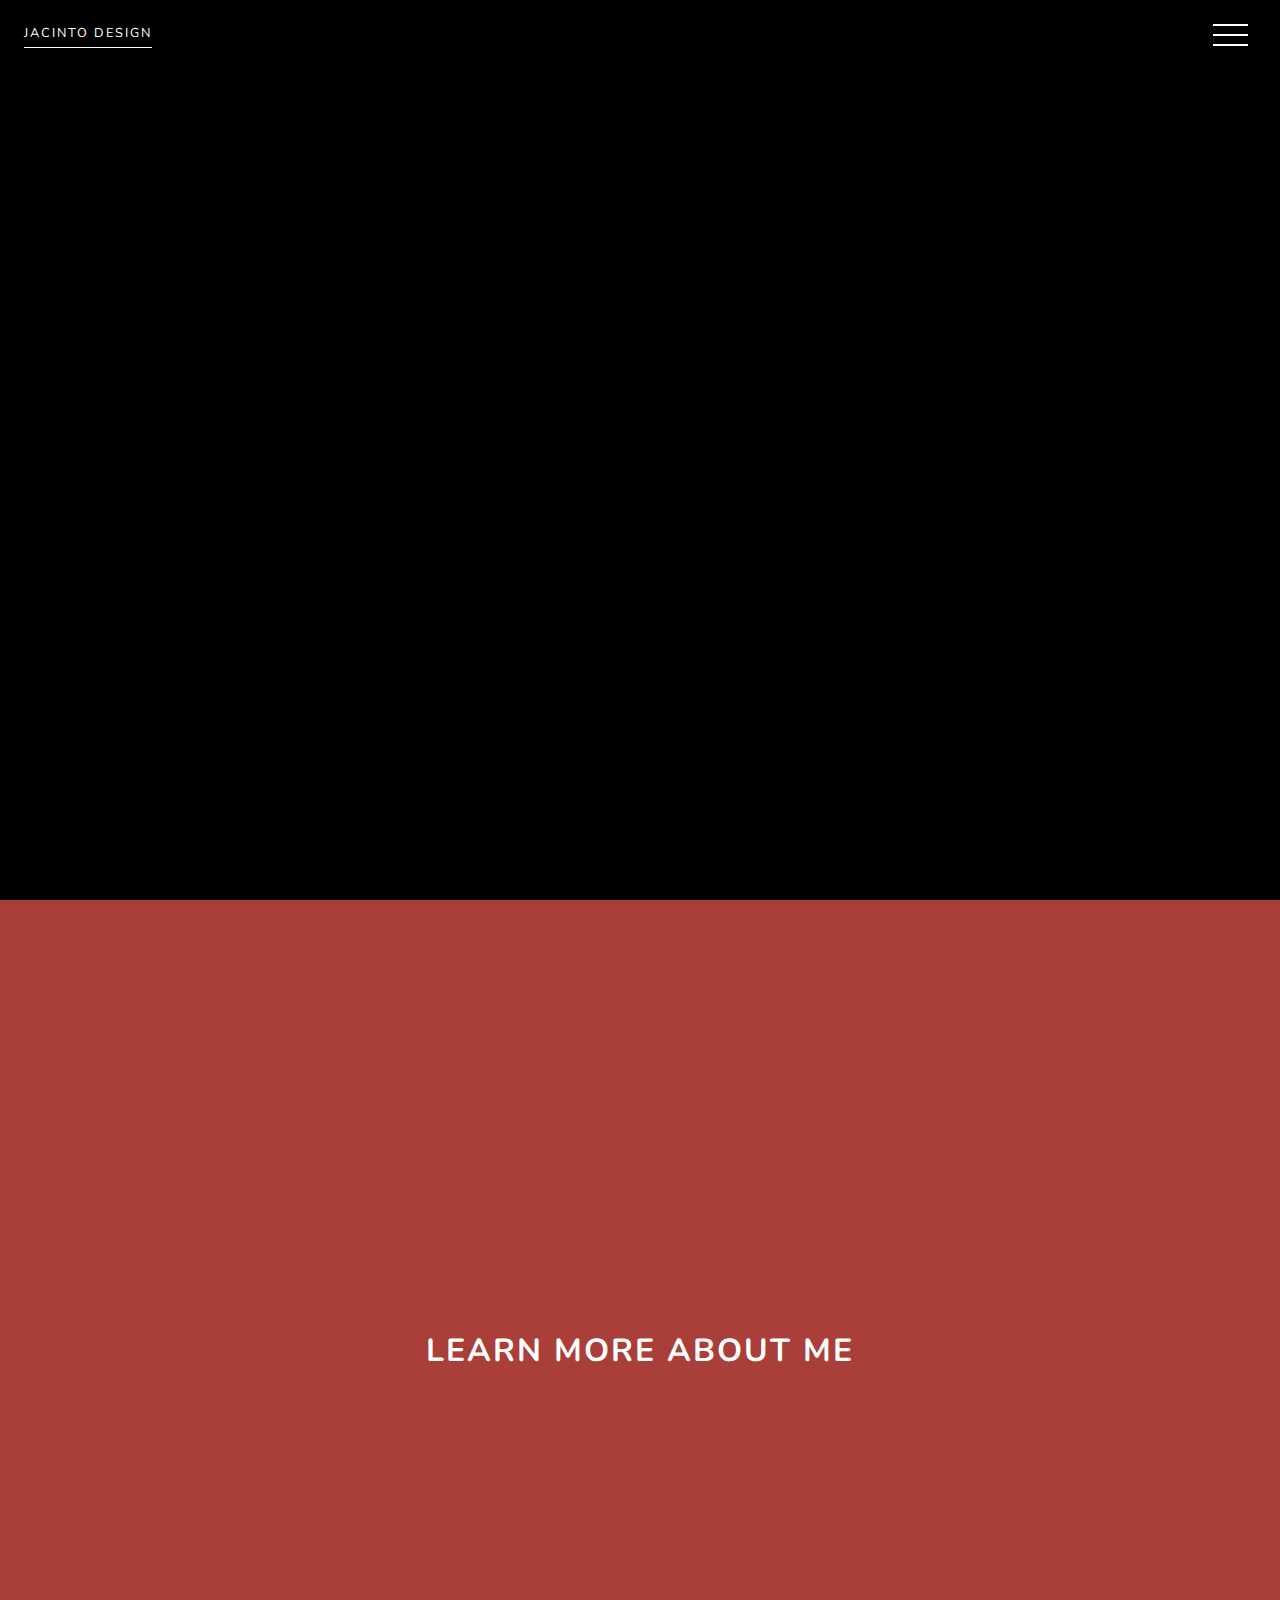
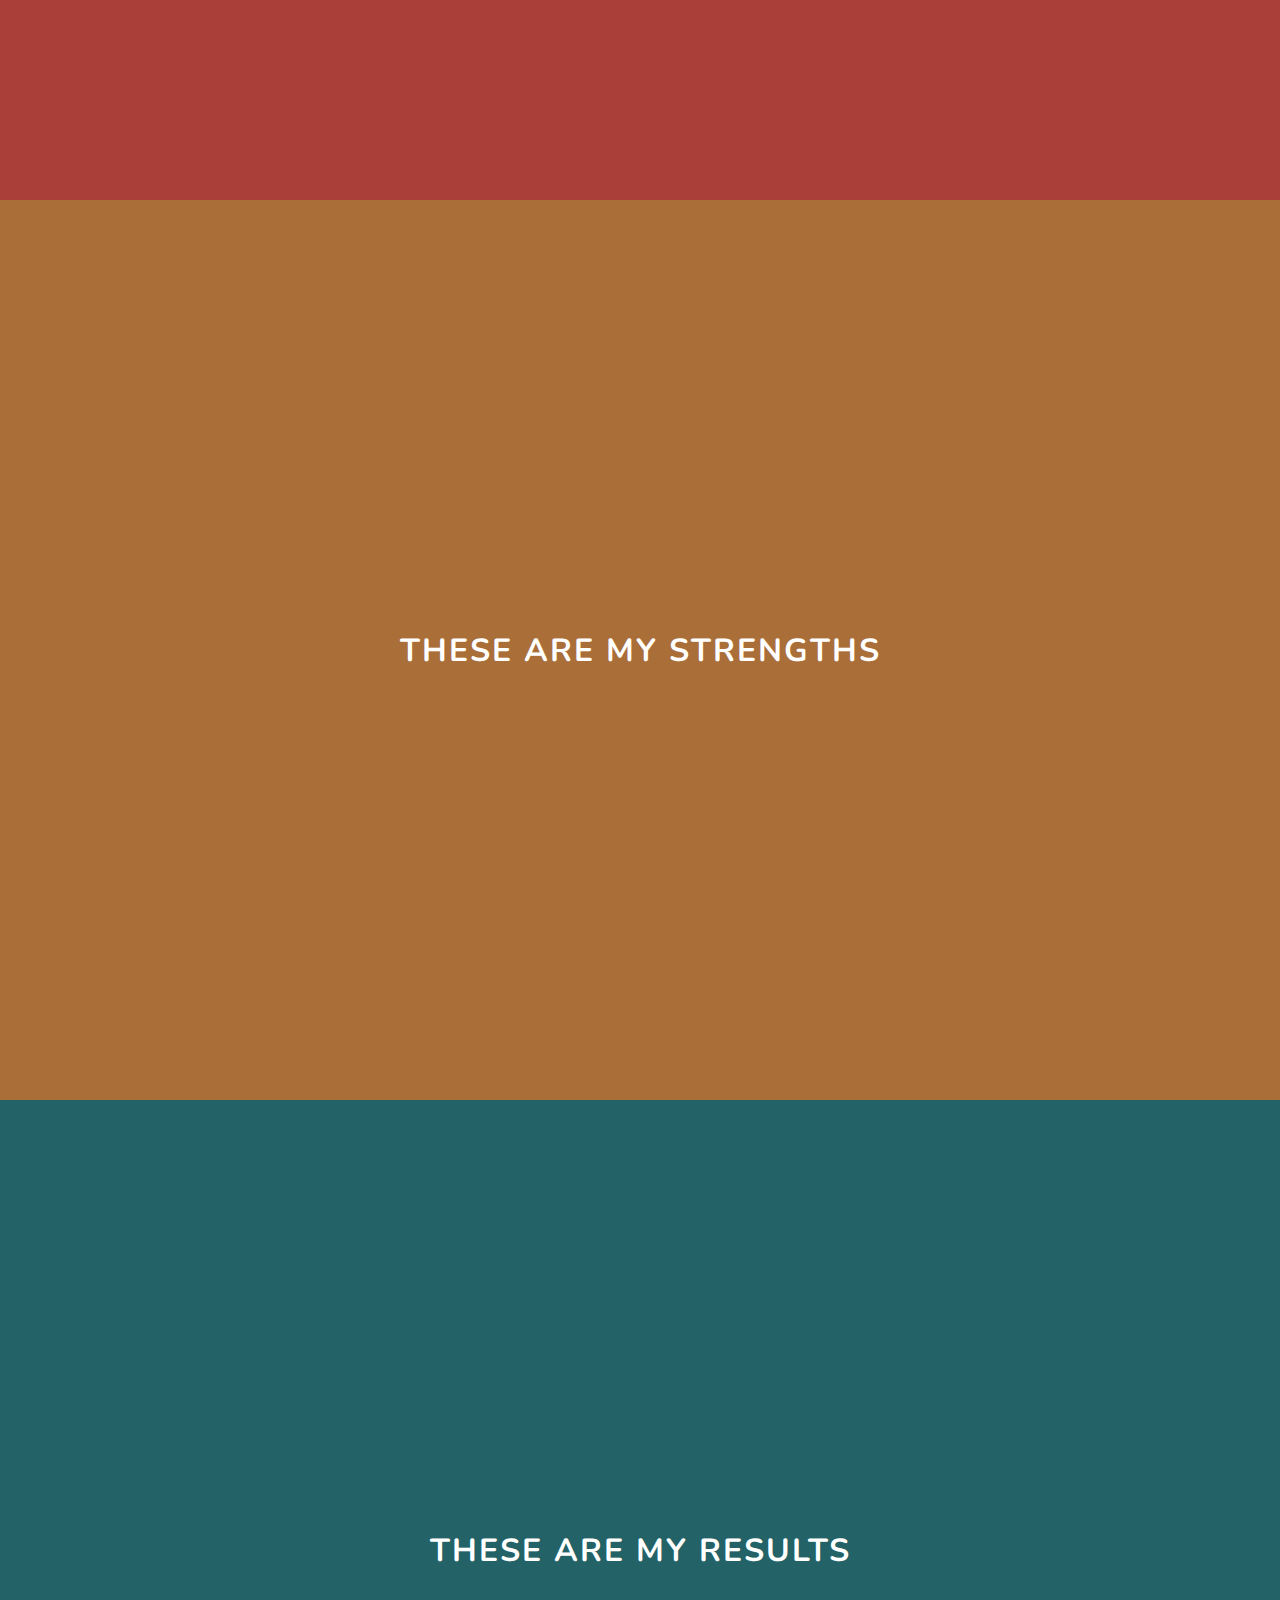
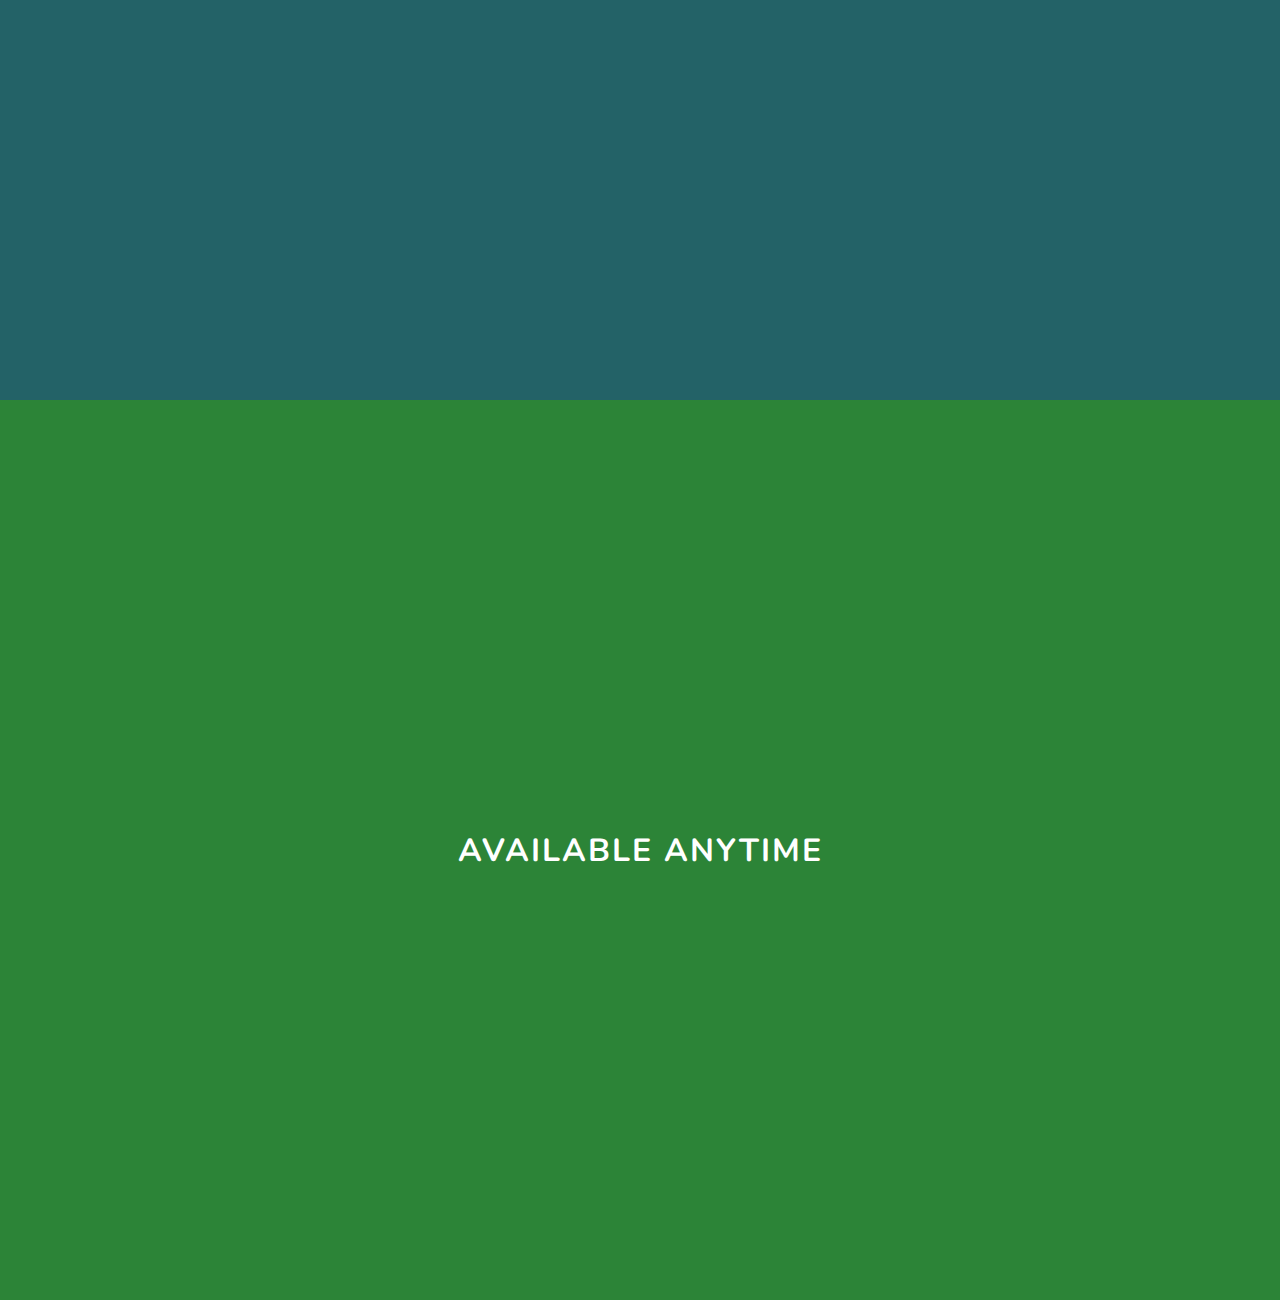
<file: animated-navigation/index.html>
<!DOCTYPE html>
<html lang="en">
  <head>
    <meta charset="UTF-8" />
    <meta name="viewport" content="width=device-width, initial-scale=1.0" />
    <title>Animated Navigation</title>

    <link rel="stylesheet" href="style.css" />
  </head>
  <body>
    <!-- Menu Overlay -->
    <div class="overlay overlay-slide-left" id="overlay">
      <!-- Menu Items -->
      <nav>
        <ul>
          <li id="nav-1" class="slide-out-1"><a href="#home">Home</a></li>
          <li id="nav-2" class="slide-out-2"><a href="#about">About</a></li>
          <li id="nav-3" class="slide-out-3"><a href="#skills">Skills</a></li>
          <li id="nav-4" class="slide-out-4">
            <a href="#projects">Projects</a>
          </li>
          <li id="nav-5" class="slide-out-5"><a href="#contact">Contact</a></li>
        </ul>
      </nav>
    </div>
    <!-- Menu Bars -->
    <div class="menu-bars" id="menu-bars">
      <div class="bar1"></div>
      <div class="bar2"></div>
      <div class="bar3"></div>
    </div>
    <!-- Sections -->
    <section id="home">
      <a href="https://jacinto.design" target="_blank">Jacinto Design</a>
    </section>
    <section id="about"><h1>Learn More About Me</h1></section>
    <section id="skills"><h1>These Are My Strengths</h1></section>
    <section id="projects"><h1>These Are My Results</h1></section>
    <section id="contact"><h1>Available Anytime</h1></section>
    <!-- Script -->
    <script src="script.js"></script>
  </body>
</html>
</file>
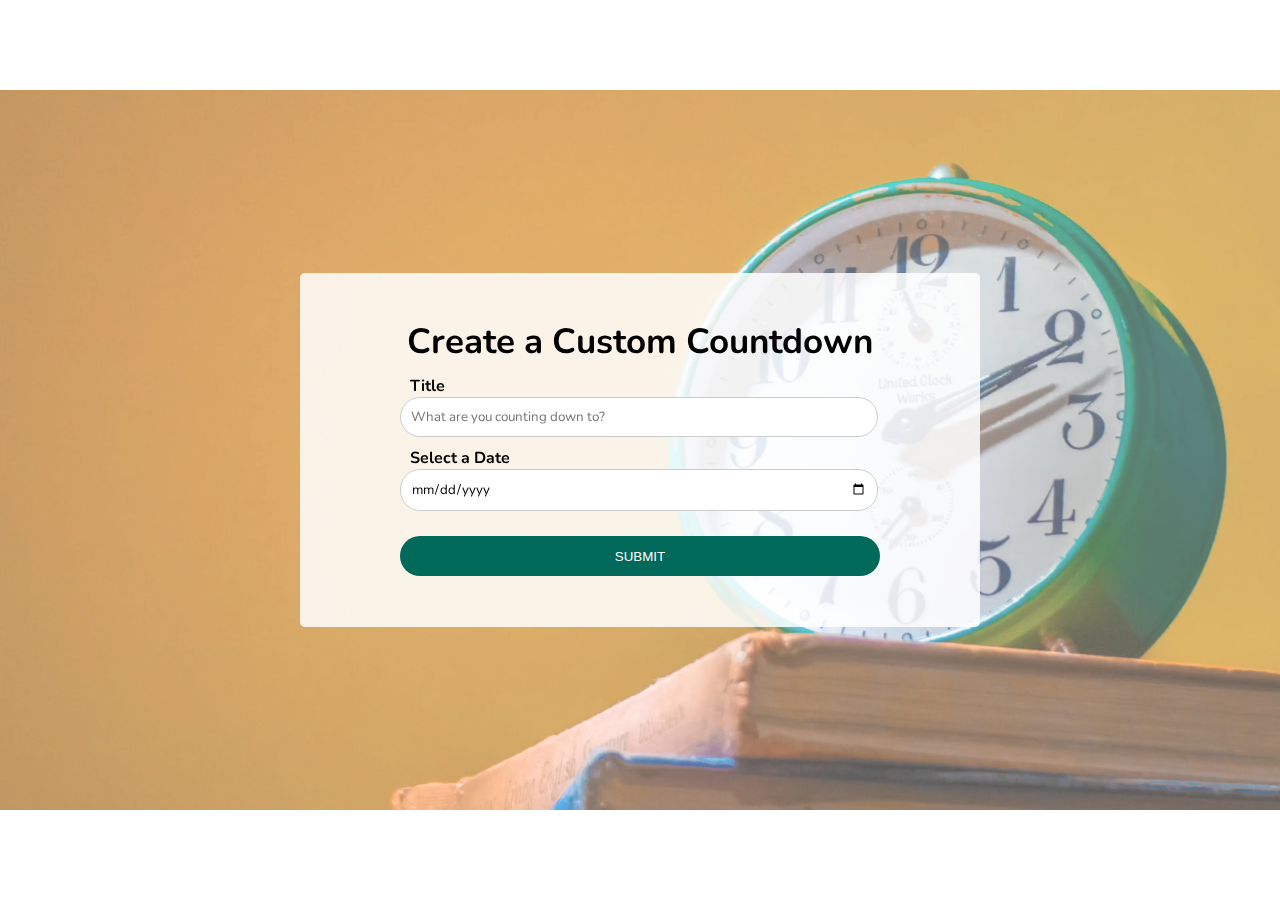
<file: custom-countdown/index.html>
<!DOCTYPE html>
<html lang="en">
  <head>
    <meta charset="UTF-8" />
    <meta name="viewport" content="width=device-width, initial-scale=1.0" />
    <title>Custom Countdown</title>

    <link rel="stylesheet" href="style.css" />
  </head>
  <body>
    <!-- Video Background -->
    <video class="video-background" loop muted autoplay>
      <source src="time.mp4" />
    </video>
    <div class="video-overlay"></div>
    <!-- Container -->
    <div class="container">
      <!-- Input -->
      <div class="input-container" id="input-container">
        <h1>Create a Custom Countdown</h1>
        <form class="form" id="countdownForm">
          <label for="title">Title</label>
          <input
            type="text"
            id="title"
            placeholder="What are you counting down to?"
          />
          <label for="date-picker">Select a Date</label>
          <input type="date" id="date-picker" />
          <button type="submit">Submit</button>
        </form>
      </div>
      <!-- Countdown -->
      <div class="countdown" id="countdown" hidden>
        <h1 id="countdown-title"></h1>
        <ul>
          <li><span></span>Days</li>
          <li><span></span>Hours</li>
          <li><span></span>Minutes</li>
          <li><span></span>Seconds</li>
        </ul>
        <button id="countdown-button">Reset</button>
      </div>
      <!-- Complete -->
      <div class="complete" id="complete" hidden>
        <h1 class="complete-title">Countdown Complete!</h1>
        <h1 id="complete-info"></h1>
        <button id="complete-button">New Countdown</button>
      </div>
    </div>
    <!-- Script -->
    <script src="script.js"></script>
  </body>
</html>
</file>
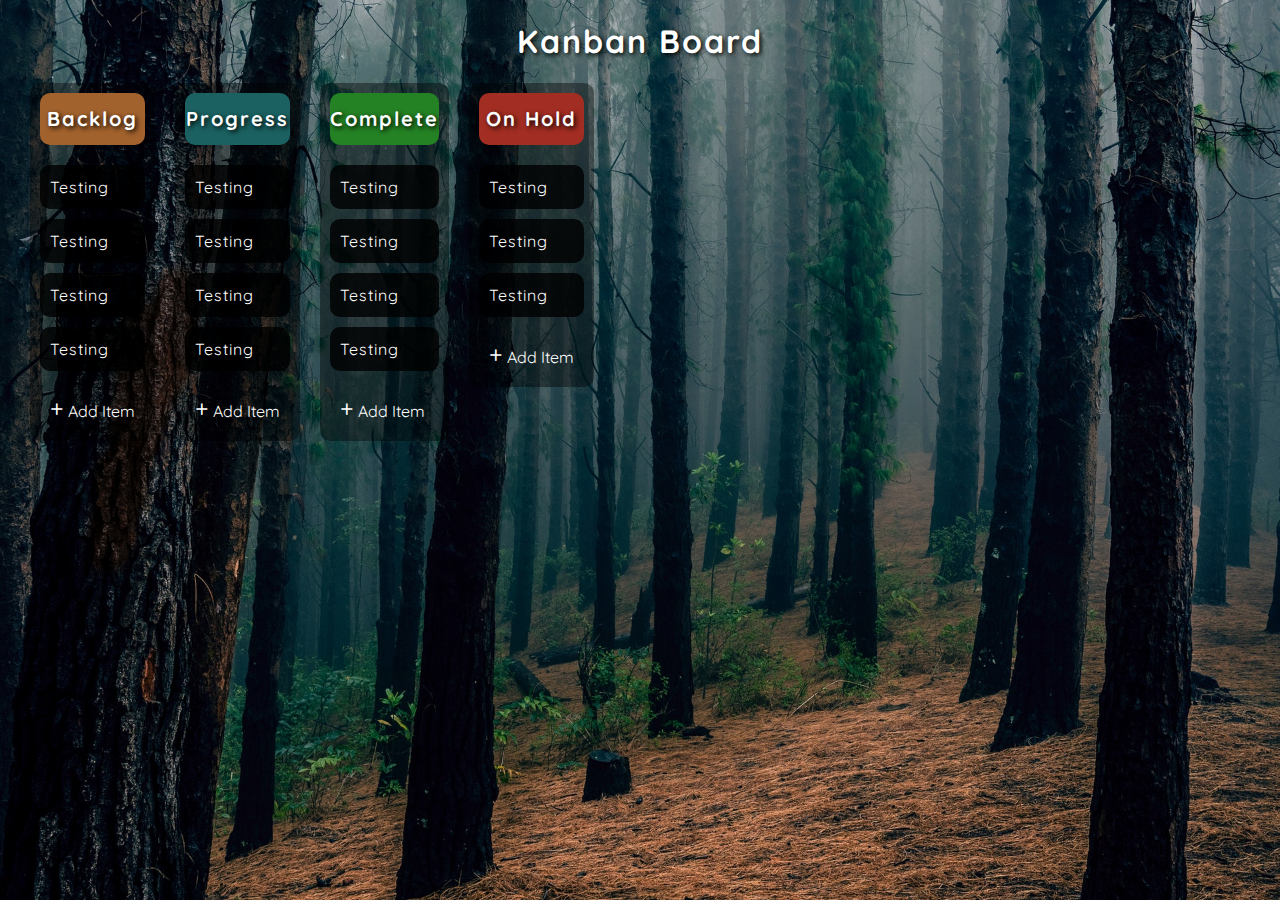
<file: drag-and-drop/index.html>
<!DOCTYPE html>
<html lang="en">
  <head>
    <meta charset="UTF-8" />
    <meta name="viewport" content="width=device-width, initial-scale=1.0" />
    <title>Drag and Drop</title>

    <link rel="stylesheet" href="style.css" />
  </head>
  <body>
    <h1 class="main-title">Kanban Board</h1>
    <div class="drag-container">
      <ul class="drag-list">
        <!-- Backlog Column -->
        <li class="drag-column backlog-column">
          <span class="header">
            <h1>Backlog</h1>
          </span>
          <!-- Backlog content  -->
          <div id="backlog-content" class="custom-scroll">
            <ul class="drag-item-list" id="backlog-list">
              <li class="drag-item">Testing</li>
              <li class="drag-item">Testing</li>
              <li class="drag-item">Testing</li>
              <li class="drag-item">Testing</li>
            </ul>
          </div>
          <!-- Add Button Group -->
          <div class="add-btn-group">
            <div class="add-btn">
              <span class="plus-sign">+</span>
              <span>Add Item</span>
            </div>
            <div class="add-btn solid">
              <span>Save Item</span>
            </div>
            <div class="add-container">
              <div class="add-item"></div>
            </div>
          </div>
        </li>
        <!-- Progress Column -->
        <li class="drag-column progress-column">
          <span class="header">
            <h1>Progress</h1>
          </span>
          <!-- Progress content  -->
          <div id="progress-content" class="custom-scroll">
            <ul class="drag-item-list" id="progress-list">
              <li class="drag-item">Testing</li>
              <li class="drag-item">Testing</li>
              <li class="drag-item">Testing</li>
              <li class="drag-item">Testing</li>
            </ul>
          </div>
          <!-- Add Button Group -->
          <div class="add-btn-group">
            <div class="add-btn">
              <span class="plus-sign">+</span>
              <span>Add Item</span>
            </div>
            <div class="add-btn solid">
              <span>Save Item</span>
            </div>
            <div class="add-container">
              <div class="add-item"></div>
            </div>
          </div>
        </li>
        <!-- Complete Column -->
        <li class="drag-column complete-column">
          <span class="header">
            <h1>Complete</h1>
          </span>
          <!-- Complete content  -->
          <div id="complete-content" class="custom-scroll">
            <ul class="drag-item-list" id="complete-list">
              <li class="drag-item">Testing</li>
              <li class="drag-item">Testing</li>
              <li class="drag-item">Testing</li>
              <li class="drag-item">Testing</li>
            </ul>
          </div>
          <!-- Add Button Group -->
          <div class="add-btn-group">
            <div class="add-btn">
              <span class="plus-sign">+</span>
              <span>Add Item</span>
            </div>
            <div class="add-btn solid">
              <span>Save Item</span>
            </div>
            <div class="add-container">
              <div class="add-item"></div>
            </div>
          </div>
        </li>
        <!-- On Hold Column -->
        <li class="drag-column on-hold-column">
          <span class="header">
            <h1>On Hold</h1>
          </span>
          <!-- On Hold content  -->
          <div id="on-hold-content" class="custom-scroll">
            <ul class="drag-item-list" id="on-hold-list">
              <li class="drag-item">Testing</li>
              <li class="drag-item">Testing</li>
              <li class="drag-item">Testing</li>

          </div>
          <!-- Add Button Group -->
          <div class="add-btn-group">
            <div class="add-btn">
              <span class="plus-sign">+</span>
              <span>Add Item</span>
            </div>
            <div class="add-btn solid">
              <span>Save Item</span>
            </div>
            <div class="add-container">
              <div class="add-item"></div>
            </div>
          </div>
        </li>
      </ul>
    </div>
    <!-- Script -->
    <script src="script.js"></script>
  </body>
</html>
</file>
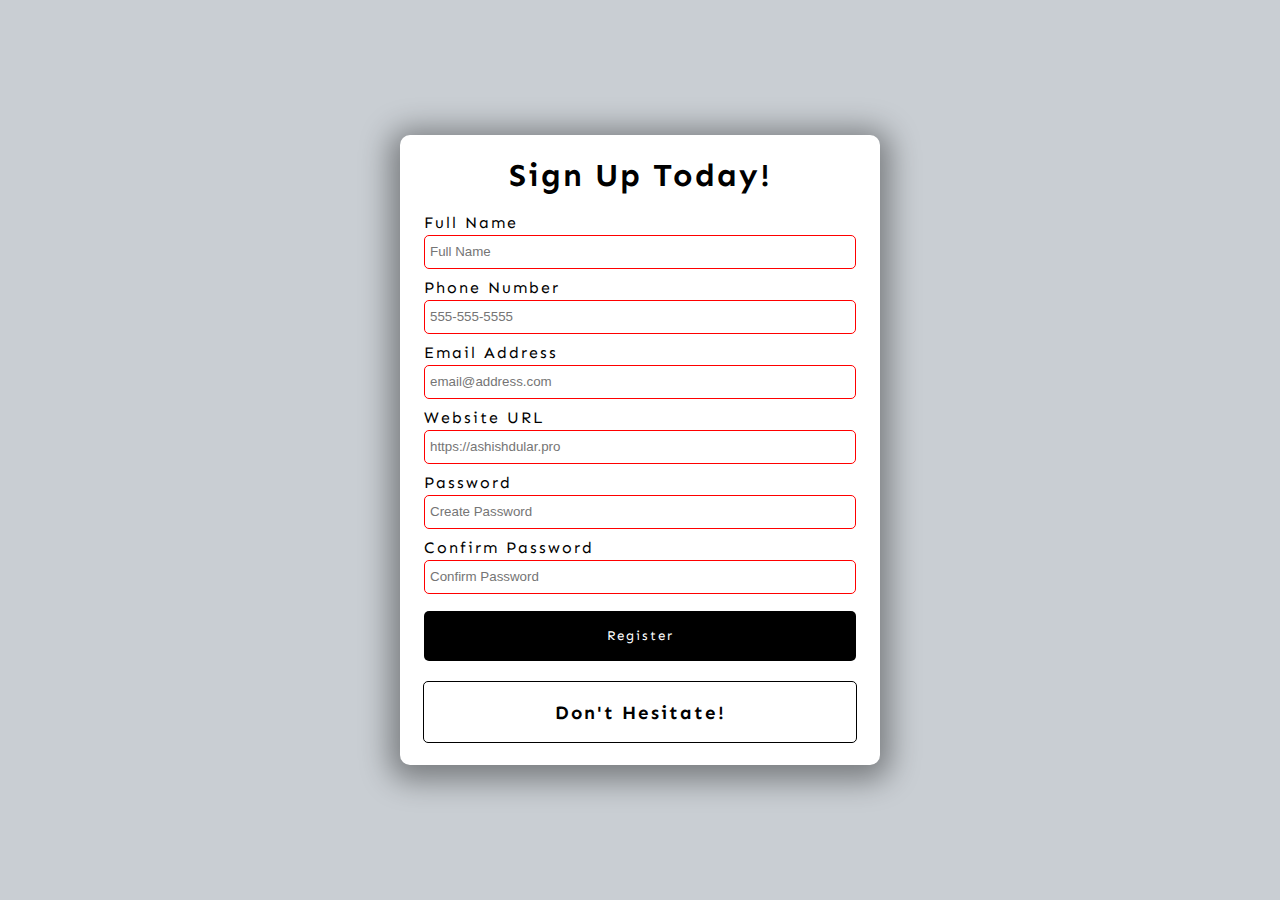
<file: form-validator/index.html>
<!DOCTYPE html>
<html lang="en">
  <head>
    <meta charset="UTF-8" />
    <meta name="viewport" content="width=device-width, initial-scale=1.0" />
    <title>Form Validator</title>

    <link rel="stylesheet" href="style.css" />
  </head>
  <body>
    <div class="container">
      <h1>Sign Up Today!</h1>
      <!-- Form -->
      <form id="form">
        <!-- Full Name -->
        <div class="form-group">
          <label for="name">Full Name</label>
          <input
            type="text"
            id="name"
            placeholder="Full Name"
            name="name"
            required
            minlength="3"
            maxlength="100"
          />
        </div>
        <!-- Phone Number -->
        <div class="form-group">
          <label for="phone">Phone Number</label>
          <input
            type="tel"
            id="phone"
            placeholder="555-555-5555"
            name="phone"
            required
            pattern="[0-9]{3}-[0-9]{3}-[0-9]{4}"
          />
        </div>
        <!-- Email Address -->
        <div class="form-group">
          <label for="email">Email Address</label>
          <input
            type="email"
            id="email"
            placeholder="email@address.com"
            name="email"
            required
          />
        </div>
        <!-- Website URL -->
        <div class="form-group">
          <label for="website">Website URL</label>
          <input
            type="url"
            id="website"
            placeholder="https://ashishdular.pro"
            name="website"
            required
          />
        </div>
        <!-- Password -->
        <div class="form-group">
          <label for="password1">Password</label>
          <input
            type="password"
            id="password1"
            placeholder="Create Password"
            required
            pattern="^(?=.*\d)(?=.*[a-z])(?=.*[A-Z])(?=.*[a-zA-Z]).{8,}$"
            title="Please include at least one 1 uppercase character, 1 lowercase character, and 1 number"
          />
        </div>
        <!-- Confirm Password -->
        <div class="form-group">
          <label for="password2">Confirm Password</label>
          <input
            type="password"
            id="password2"
            placeholder="Confirm Password"
            name="password"
            required
            pattern="^(?=.*\d)(?=.*[a-z])(?=.*[A-Z])(?=.*[a-zA-Z]).{8,}$"
          />
        </div>
        <button type="submit">Register</button>
      </form>
      <!-- Error/Success Message -->
      <div class="message-container">
        <h3 id="message">Don't Hesitate!</h3>
      </div>
    </div>
    <!-- Script -->
    <script src="script.js"></script>
  </body>
</html>
</file>
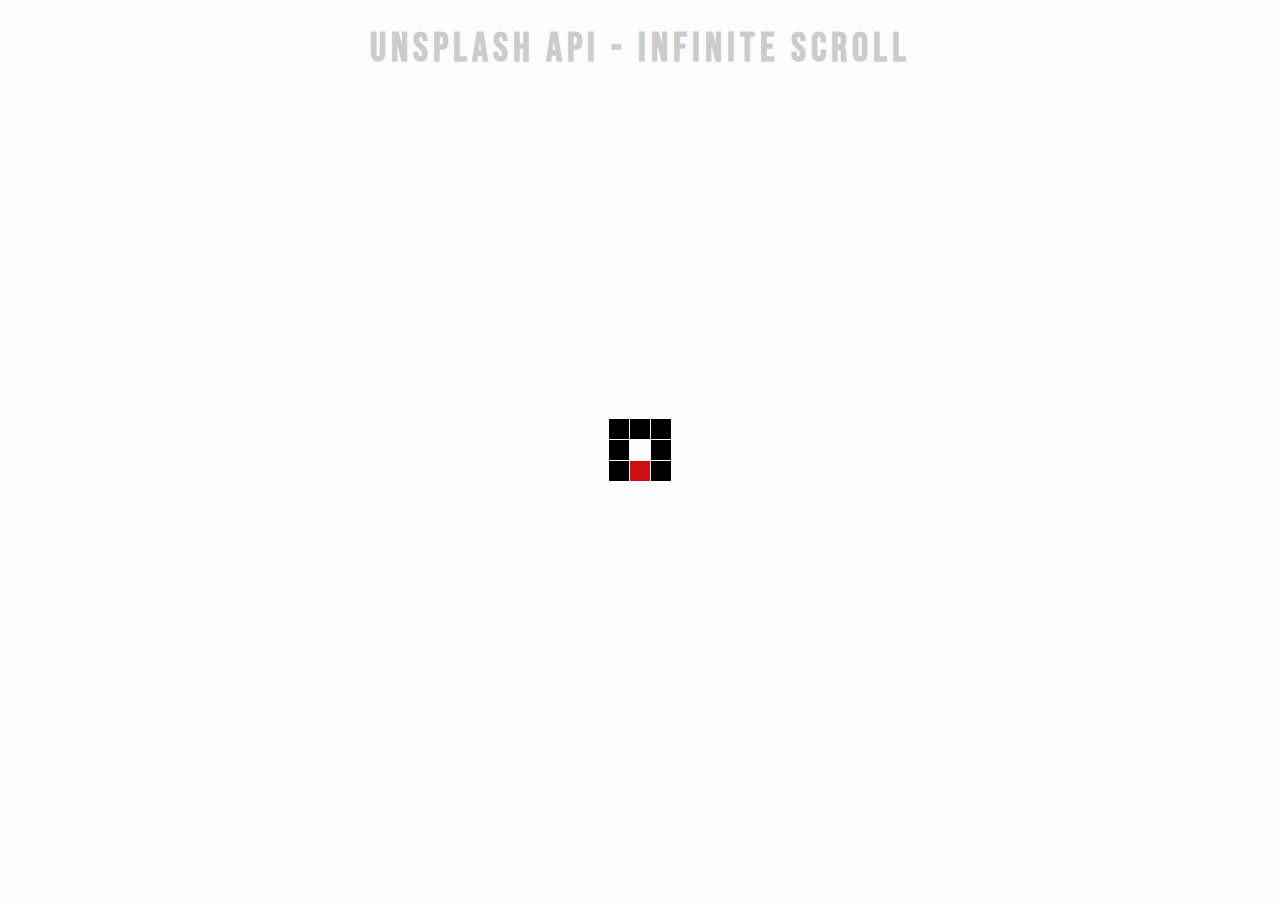
<file: infinity-scroll/index.html>
<!DOCTYPE html>
<html lang="en">
  <head>
    <meta charset="UTF-8" />
    <meta name="viewport" content="width=device-width, initial-scale=1.0" />
    <title>Infinite Scroll</title>

    <link rel="stylesheet" href="style.css" />
  </head>
  <body>
    <!-- Title -->
    <h1>Unsplash API - Infinite Scroll</h1>
    <!-- Loader -->
    <div class="loader" id="loader">
      <img src="loder.svg" alt="Loading" />
    </div>
    <!-- Image Container -->
    <div class="image-container" id="image-container"></div>
    <!-- Script -->
    <script src="script.js"></script>
  </body>
</html>
</file>
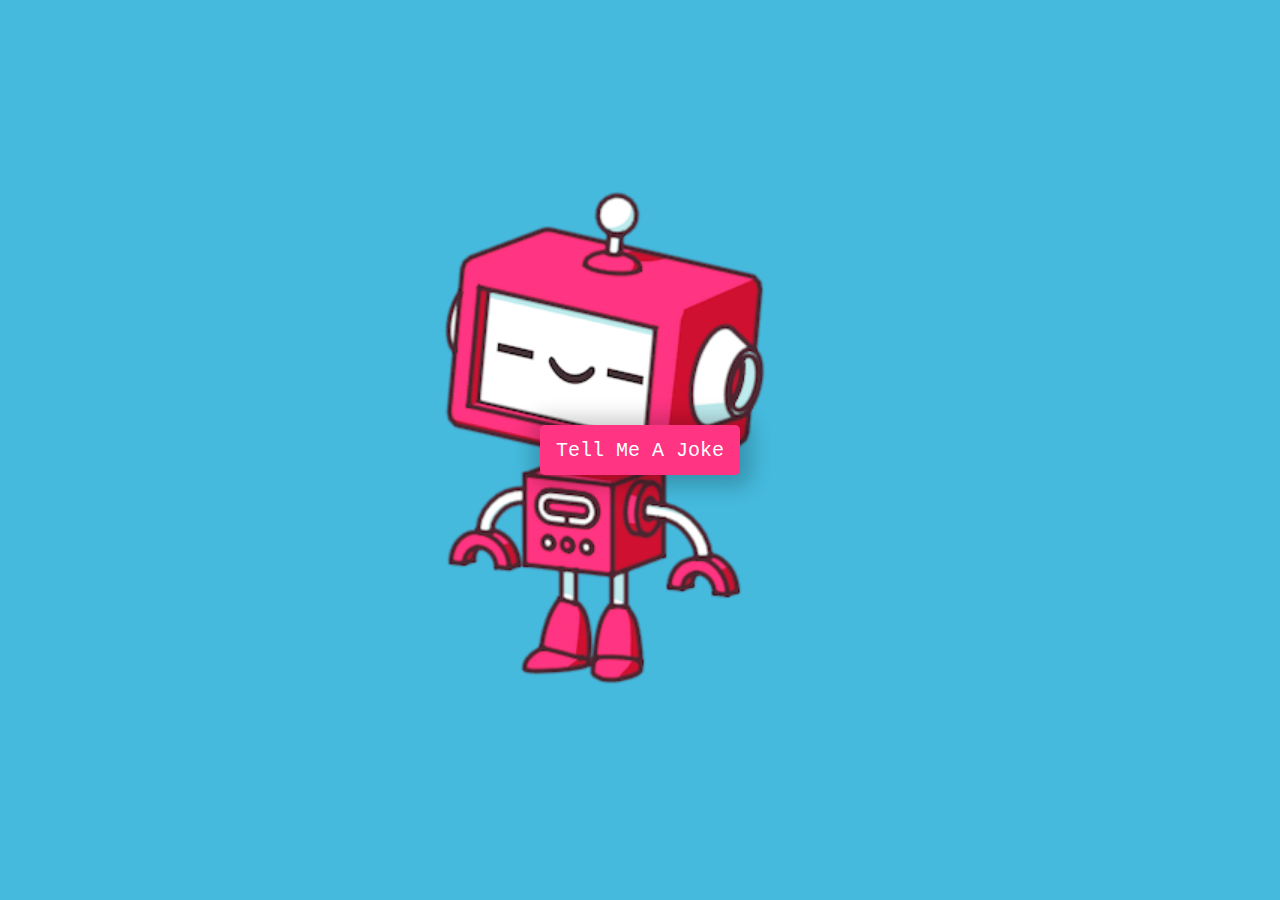
<file: joke-teller/index.html>
<!DOCTYPE html>
<html lang="en">
  <head>
    <meta charset="UTF-8" />
    <meta name="viewport" content="width=device-width, initial-scale=1.0" />
    <title>Joke Teller</title>

    <link rel="stylesheet" href="style.css" />
  </head>
  <body>
    <div class="container">
      <button id="button">Tell Me A Joke</button>
      <audio id="audio" controls hidden></audio>
    </div>
    <!-- Script -->
    <script src="voice.js"></script>
    <script src="script.js"></script>
  </body>
</html>
</file>
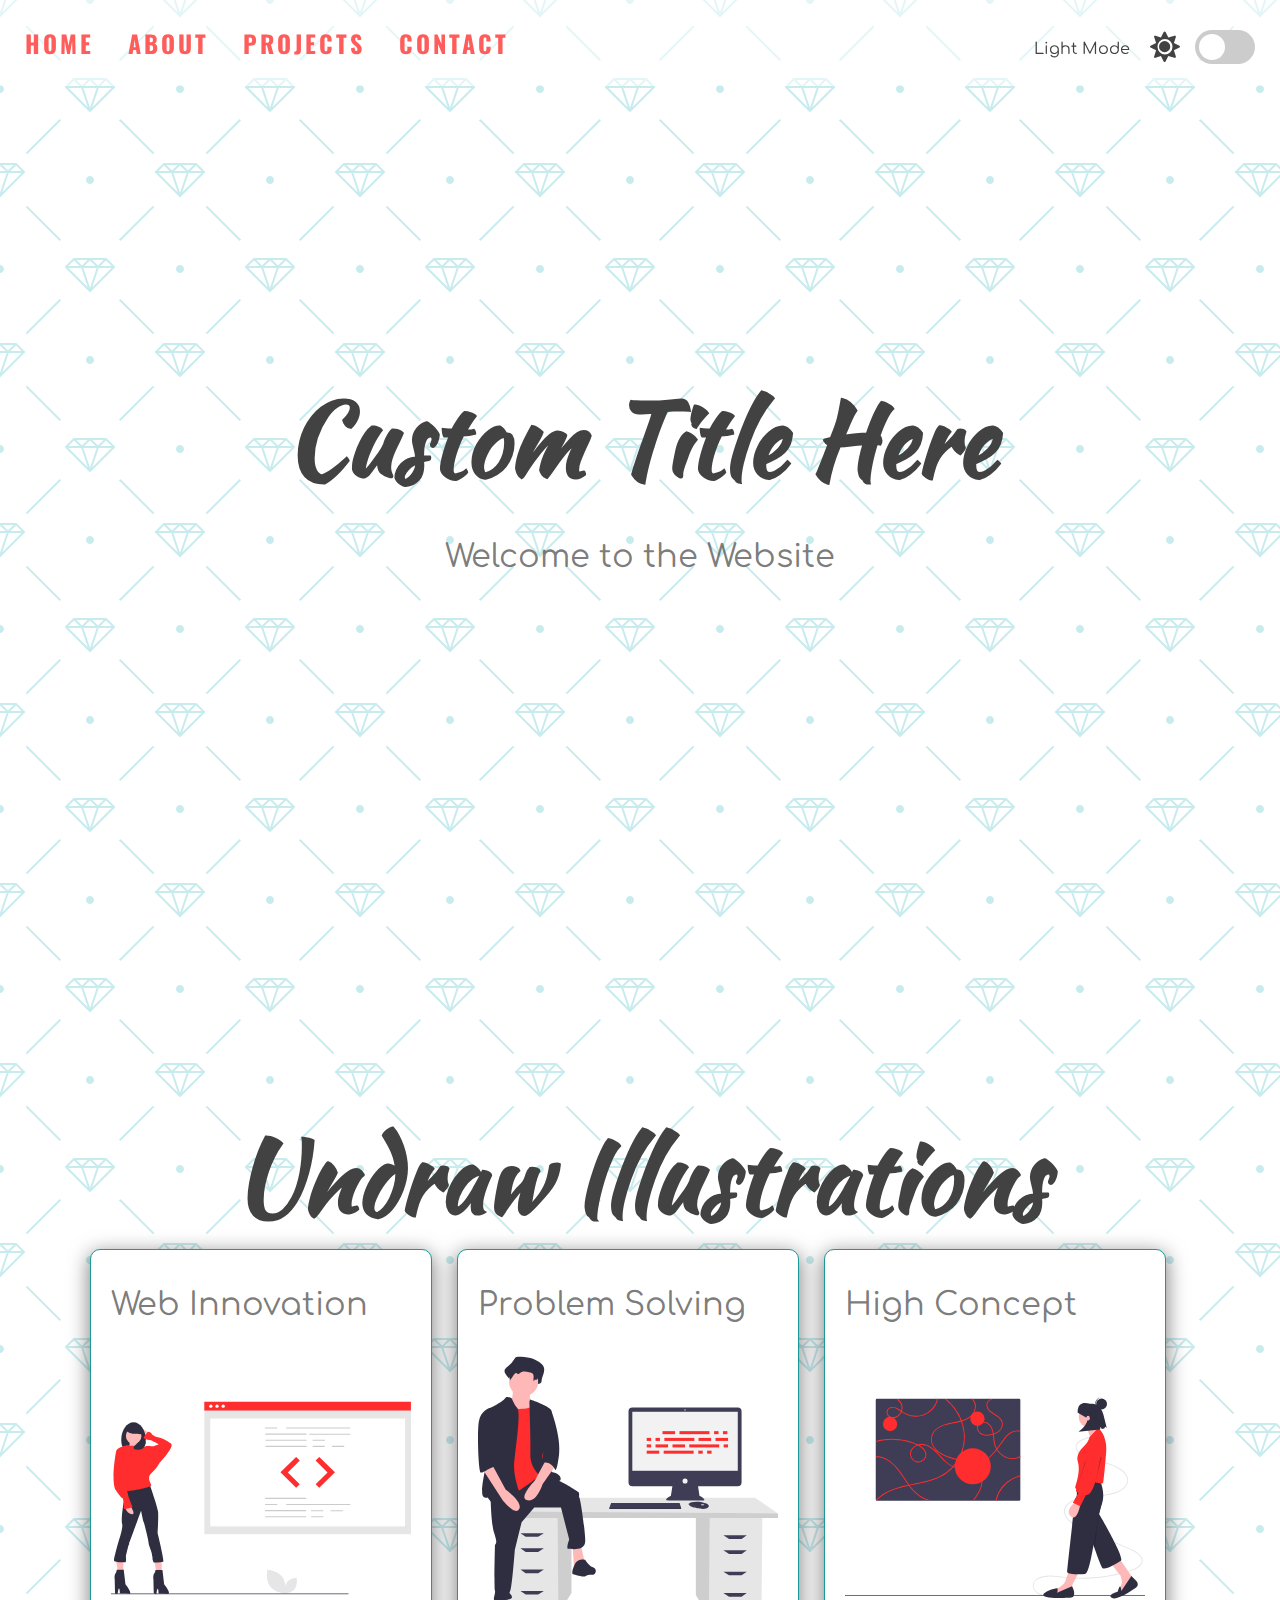
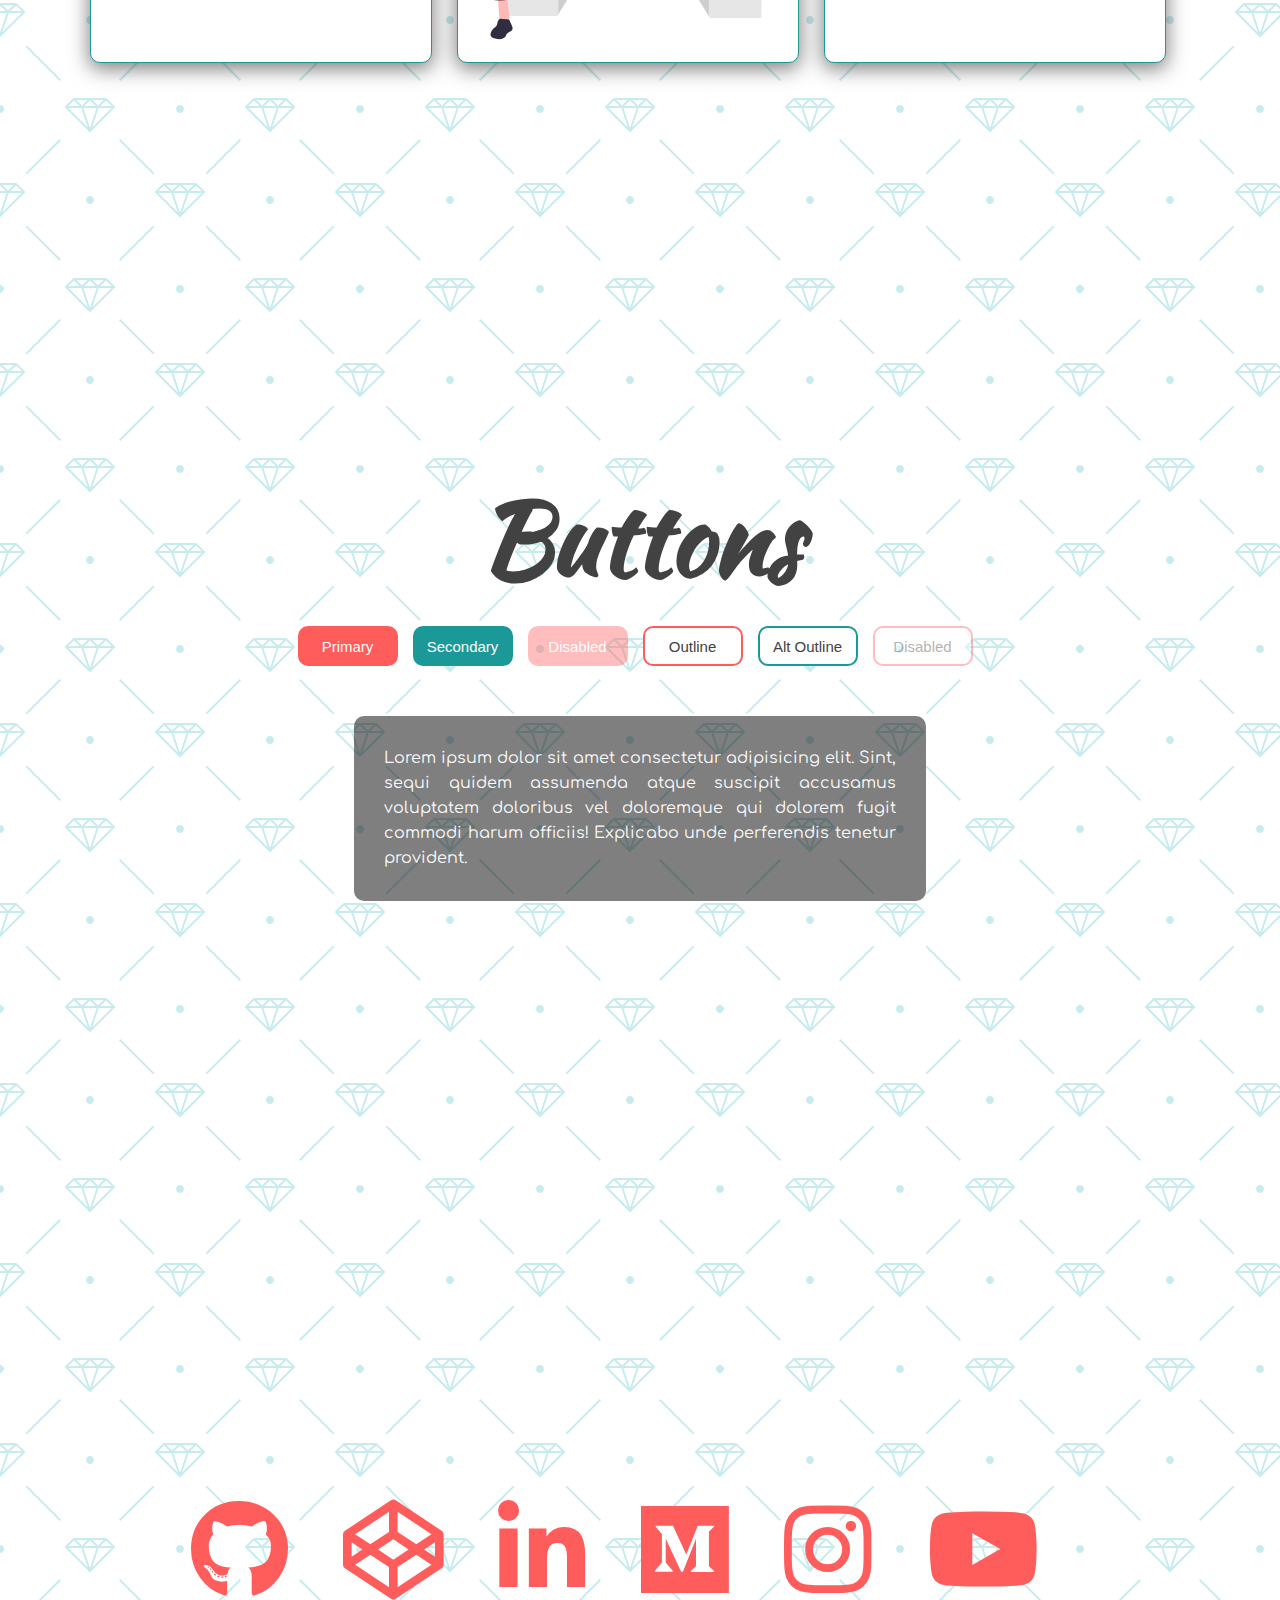
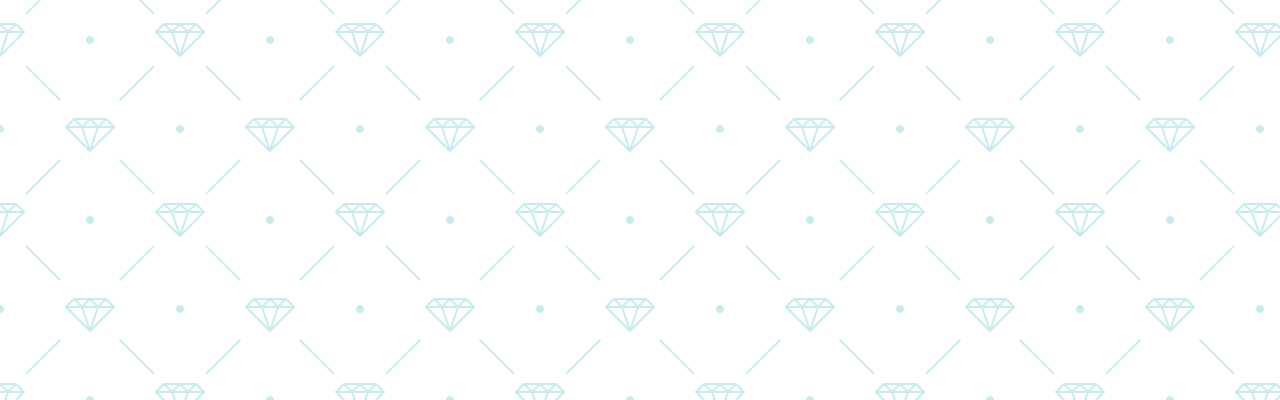
<file: light-dark-mode/index.html>
<!DOCTYPE html>
<html lang="en">
  <head>
    <meta charset="UTF-8" />
    <meta name="viewport" content="width=device-width, initial-scale=1.0" />
    <title>Light and Dark Mode</title>

    <link
      rel="stylesheet"
      href="https://cdnjs.cloudflare.com/ajax/libs/font-awesome/5.10.2/css/all.min.css"
    />
    <link rel="stylesheet" href="style.css" />
  </head>
  <body>
    <!-- Dark Mode Switch -->
    <div class="theme-switch-wrapper">
      <span id="toggle-icon">
        <span class="toggle-text">Light Mode</span>
        <i class="fas fa-sun"></i>
      </span>
      <label class="theme-switch">
        <input type="checkbox" />
        <div class="slider round"></div>
      </label>
    </div>
    <!-- Navigation -->
    <nav id="nav">
      <a href="#home">HOME</a>
      <a href="#about">ABOUT</a>
      <a href="#projects">PROJECTS</a>
      <a href="#contact">CONTACT</a>
    </nav>
    <!-- Home Section -->
    <section id="home">
      <div class="title-group">
        <h1>Custom Title Here</h1>
        <h2>Welcome to the Website</h2>
      </div>
    </section>
    <!-- About Section -->
    <section id="about">
      <h1>Undraw Illustrations</h1>
      <div class="about-container">
        <div class="image-container">
          <h2>Web Innovation</h2>
          <img
            id="image1"
            src="img/undraw_proud_coder_light.svg"
            alt="undraw_proud_coder_light"
          />
        </div>
        <div class="image-container">
          <h2>Problem Solving</h2>
          <img
            id="image2"
            src="img/undraw_feeling_proud_light.svg"
            alt="undraw_feeling_proud_light"
          />
        </div>
        <div class="image-container">
          <h2>High Concept</h2>
          <img
            id="image3"
            src="img/undraw_conceptual_idea_light.svg"
            alt="undraw_conceptual_idea_light"
          />
        </div>
      </div>
    </section>
    <!-- Projects Section -->
    <section id="projects">
      <h1>Buttons</h1>
      <div class="buttons">
        <button class="primary">Primary</button>
        <button class="secondary">Secondary</button>
        <button class="primary" disabled>Disabled</button>
        <button class="outline">Outline</button>
        <button class="secondary outline">Alt Outline</button>
        <button class="outline" disabled>Disabled</button>
      </div>
      <div class="text-box" id="text-box">
        <p>
          Lorem ipsum dolor sit amet consectetur adipisicing elit. Sint, sequi
          quidem assumenda atque suscipit accusamus voluptatem doloribus vel
          doloremque qui dolorem fugit commodi harum officiis! Explicabo unde
          perferendis tenetur provident.
        </p>
      </div>
    </section>
    <!-- Contact Section -->
    <section id="contact">
      <div class="social-icons">
        <i class="fab fa-github"></i>
        <i class="fab fa-codepen"></i>
        <i class="fab fa-linkedin-in"></i>
        <i class="fab fa-medium"></i>
        <i class="fab fa-instagram"></i>
        <i class="fab fa-youtube"></i>
      </div>
    </section>
    <!-- Script -->
    <script src="script.js"></script>
  </body>
</html>
</file>
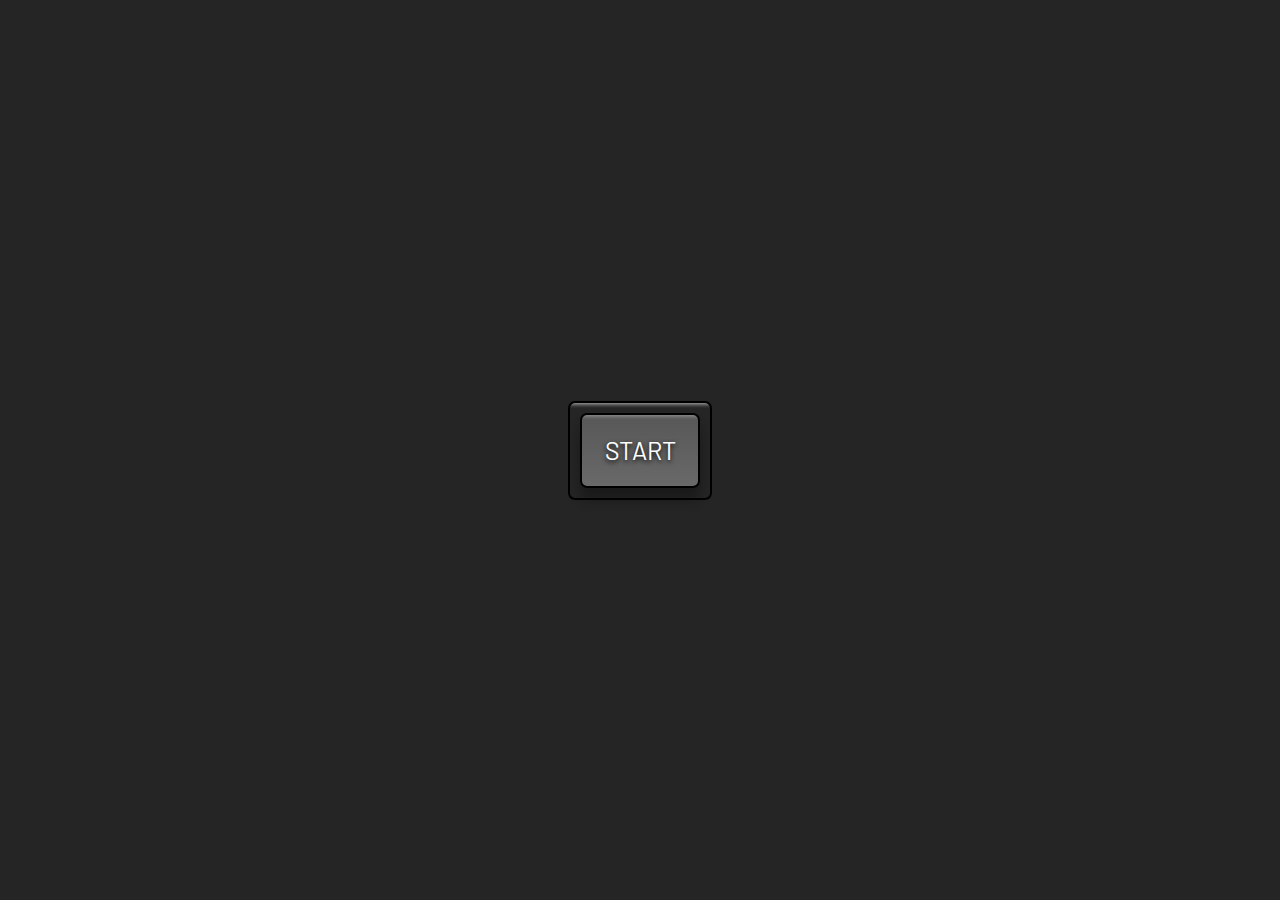
<file: picture-in-picture/index.html>
<!DOCTYPE html>
<html lang="en">
  <head>
    <meta charset="UTF-8" />
    <meta name="viewport" content="width=device-width, initial-scale=1.0" />
    <title>Picture in Picture</title>

    <link rel="stylesheet" href="style.css" />
  </head>
  <body>
    <!-- Video -->
    <video id="video" controls height="360" width="640" hidden></video>
    <!-- Button -->
    <div class="button-container">
      <button id="button">START</button>
    </div>
    <!-- Script -->
    <script src="script.js"></script>
  </body>
</html>
</file>
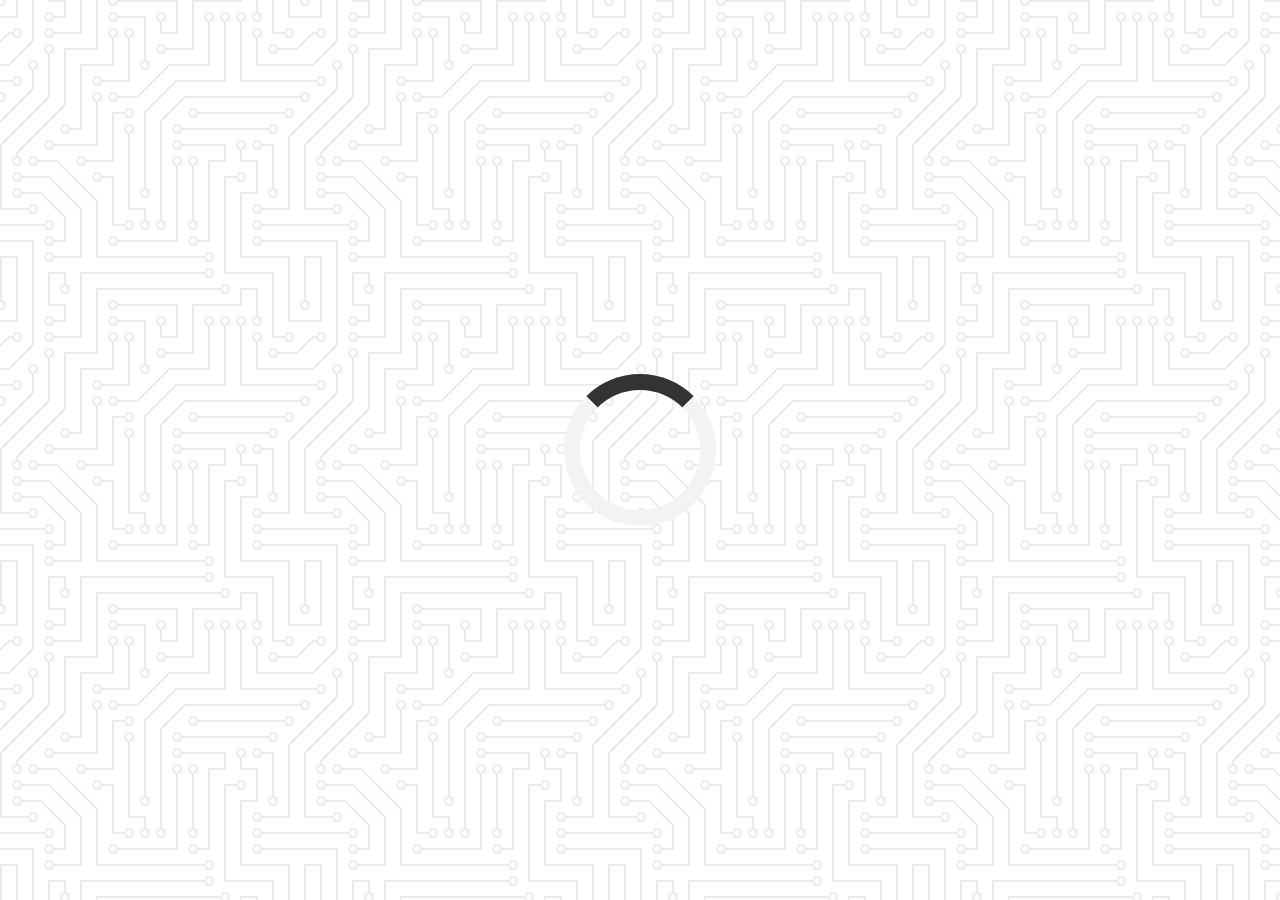
<file: quote-generator/index.html>
<!DOCTYPE html>
<html lang="en">
  <head>
    <meta charset="UTF-8" />
    <meta name="viewport" content="width=device-width, initial-scale=1.0" />
    <title>Quote Generator</title>
    <link
      rel="stylesheet"
      href="https://cdnjs.cloudflare.com/ajax/libs/font-awesome/5.10.2/css/all.min.css"
    />
    <link rel="stylesheet" href="style.css" />
  </head>

  <body>
    <div class="quote-container" id="quote-container">
      <!-- Quote -->
      <div class="quote-text">
        <i class="fas fa-quote-left"></i>
        <span id="quote"></span>
      </div>
      <!-- Author  -->
      <div class="quote-author">
        <span id="author"></span>
      </div>
      <!-- Buttons -->
      <div class="button-container">
        <button class="twitter-button" id="twitter" title="Tweet This!">
          <i class="fab fa-twitter"></i>
        </button>
        <button id="new-quote">New Quote</button>
      </div>
    </div>
    <!-- Loader -->
    <div class="loader" id="loader"></div>

    <!-- Script -->
    <script src="script.js"></script>
  </body>
</html>
</file>
<file: animated-navigation/style.css>
@import url("https://fonts.googleapis.com/css2?family=Nunito&display=swap");

:root {
  --primaryColor: #fff;
  --navColor1: #21292c;
  --navColor2: #aa3e39;
  --navColor3: #aa6e39;
  --navColor4: #236267;
  --navColor5: #2c8437;
}

html {
  box-sizing: border-box;
}

body {
  margin: 0;
  background: #000;
  font-family: Nunito, sans-serif;
}

/* --- Navigation Menu ------------------------------ */

/* Overlay */
.overlay {
  position: fixed;
  z-index: 9;
  top: 0;
  left: 0;
  width: 100vw;
  height: 100vh;
  background-color: rgba(0, 0, 0, 0.7);
  transform: translateX(-100vw);
}

.overlay-slide-right {
  transition: all 0.4s ease-in-out;
  transform: translateX(0);
}

.overlay-slide-left {
  transition: all 0.8s ease-in-out;
  transform: translateX(-100vw);
}

/* Nav Menu Items */
nav,
nav ul {
  height: 100vh;
  margin: 0;
  padding: 0;
}

nav ul {
  display: flex;
  flex-direction: column;
  justify-content: center;
  list-style: none;
}

nav ul li {
  height: 20%;
  overflow: hidden;
}

nav li a {
  position: relative;
  top: 45%;
  color: #fff;
  text-transform: uppercase;
  letter-spacing: 4px;
  text-decoration: none;
  display: block;
  text-align: center;
}

nav li a:hover {
  transform: scale(1.2);
}

nav li a::before {
  content: "";
  width: 25vw;
  height: 3px;
  background-color: #fff;
  position: absolute;
  top: 47.5%;
  left: 0;
  opacity: 0;
}

nav li a:hover::before {
  opacity: 1;
}

nav li:nth-of-type(1) {
  background-color: var(--navColor1);
}

nav li:nth-of-type(2) {
  background-color: var(--navColor2);
}

nav li:nth-of-type(3) {
  background-color: var(--navColor3);
}

nav li:nth-of-type(4) {
  background-color: var(--navColor4);
}

nav li:nth-of-type(5) {
  background-color: var(--navColor5);
}

/* Slide IN  animation with delay for each nav item*/
.slide-in-1 {
  animation: slide-in 0.4s linear 0.2s both;
}

.slide-in-2 {
  animation: slide-in 0.4s linear 0.4s both;
}

.slide-in-3 {
  animation: slide-in 0.4s linear 0.6s both;
}

.slide-in-4 {
  animation: slide-in 0.4s linear 0.8s both;
}

.slide-in-5 {
  animation: slide-in 0.4s linear 1s both;
}

@keyframes slide-in {
  from {
    transform: translateX(-100%);
  }

  to {
    transform: translateX(0);
  }
}

/* Slide out  animation with delay for each nav item*/
.slide-out-1 {
  animation: slide-out 0.3s linear 0.5s both;
}

.slide-out-2 {
  animation: slide-out 0.3s linear 0.4s both;
}

.slide-out-3 {
  animation: slide-out 0.3s linear 0.3s both;
}

.slide-out-4 {
  animation: slide-out 0.3s linear 0.2s both;
}

.slide-out-5 {
  animation: slide-out 0.3s linear 0.1s both;
}

@keyframes slide-out {
  from {
    transform: translateX(0);
  }

  to {
    transform: translateX(-100%);
  }
}
/* --- Menu Bars ------------------------------------ */

.menu-bars {
  position: fixed;
  top: 1rem;
  right: 2rem;
  z-index: 10;
  display: inline;
  cursor: pointer;
}

.bar1,
.bar2,
.bar3 {
  width: 35px;
  height: 2px;
  background-color: #fff;
  margin: 8px 0;
  transition: 0.4s;
}

/* Rotate first bar */
.change .bar1 {
  transform: rotate(-45deg) translate(-7px, 8px);
}

/* Fade out the second bar */
.change .bar2 {
  opacity: 0;
}

/* Rotate last bar */
.change .bar3 {
  transform: rotate(45deg) translate(-6px, -8px);
}

/* --- Sections ------------------------------------ */

section {
  width: 100%;
  height: 100vh;
  position: relative;
  display: flex;
  justify-content: center;
  align-items: center;
  text-transform: uppercase;
  letter-spacing: 2px;
  color: var(--primaryColor);
}

section#home {
  background-image: url("https://images.unsplash.com/photo-1581453904507-626ddb717f14?ixlib=rb-1.2.1&ixid=eyJhcHBfaWQiOjEyMDd9&auto=format&fit=crop&w=2089&q=80");
  background-size: cover;
  background-position: center center;
}

section#home a {
  position: absolute;
  z-index: 2;
  top: 1.5rem;
  left: 1.5rem;
  text-decoration: none;
  font-size: 0.8rem;
  padding-bottom: 5px;
  color: var(--primaryColor);
  border-bottom: 1px solid var(--primaryColor);
}

section#about {
  background-color: var(--navColor2);
}

section#skills {
  background-color: var(--navColor3);
}

section#projects {
  background-color: var(--navColor4);
}

section#contact {
  background-color: var(--navColor5);
}

/* Media Query: Large Smartphone (Vertical) */
@media (max-width: 600px) {
  section#home a {
    top: 1rem;
    left: 1rem;
  }

  .menu-bars {
    top: 0.5rem;
    right: 1rem;
  }
}
</file>
<file: custom-countdown/style.css>
@import url("https://fonts.googleapis.com/css2?family=Nunito&display=swap");
html {
  box-sizing: border-box;
}

body {
  margin: 0;
  min-height: 100vh;
  overflow-y: hidden;
  display: flex;
  align-items: center;
  font-family: Nunito, sans-serif;
}

/* Video Background */
.video-background {
  position: fixed;
  right: 0;
  bottom: 0;
  width: 100vw;
  height: auto;
}

video {
  position: absolute;
  top: 50%;
  left: 50%;
  transform: translate(-50%, -50%);
}

.video-overlay {
  position: fixed;
  left: 0;
  top: 0;
  height: 100vh;
  width: 100vw;
  background: rgba(255, 255, 255, 0.35);
}

/* Container */
.container {
  min-width: 580px;
  min-height: 304px;
  color: black;
  margin: 0 auto;
  padding: 25px 50px;
  border-radius: 5px;
  z-index: 2;
  display: flex;
  justify-content: center;
  background: rgba(255, 255, 255, 0.85);
}

.input-container {
  position: relative;
  top: 20px;
}

h1 {
  font-size: 35px;
  text-align: center;
  margin-top: 0;
  margin-bottom: 10px;
}

/* Form */
.form {
  width: 480px;
}

label {
  font-weight: bold;
  margin-left: 10px;
}

input {
  width: 95%;
  margin-bottom: 10px;
  padding: 10px;
  border: 1px solid #ccc;
  border-radius: 20px;
  background: #fff;
  outline: none;
  font-family: Nunito, sans-serif;
}

/* Button */
button {
  width: 100%;
  height: 40px;
  border-radius: 20px;
  margin-top: 15px;
  border: none;
  text-transform: uppercase;
  background: #006959;
  color: white;
  cursor: pointer;
  outline: none;
}

button:hover {
  filter: brightness(110%);
}

/* Countdown */
ul {
  margin-left: -45px;
}

li {
  display: inline-block;
  font-size: 30px;
  list-style-type: none;
  padding: 10px;
  text-transform: uppercase;
}

li span {
  display: block;
  font-size: 80px;
  text-align: center;
}

/* Complete */
.complete {
  position: relative;
  top: 60px;
}

.complete-title {
  animation: complete 4s infinite;
}

@keyframes complete {
  0% {
    color: rgb(233, 13, 13);
  }

  25% {
    color: rgb(233, 211, 13);
  }

  50% {
    color: rgb(64, 233, 13);
    transform: scale(1.5);
  }

  75% {
    color: rgb(0, 38, 253);
  }

  100% {
    color: rgb(181, 16, 231);
  }
}

/* Media Query: Large Smartphone (Vertical) */
@media screen and (max-width: 600px) {
  .video-background {
    height: 100vh;
    width: 100vw;
  }

  video {
    object-fit: cover;
    object-position: 70%;
    margin-top: -1px;
  }

  .container {
    min-width: unset;
    width: 95vw;
    min-height: 245px;
    padding: 20px;
    margin: 10px;
  }

  .input-container {
    top: unset;
  }

  .countdown {
    position: relative;
    top: 10px;
  }

  .form {
    width: unset;
  }

  input {
    width: 93%;
  }

  h1 {
    font-size: 20px;
  }

  li {
    font-size: 15px;
  }

  li span {
    font-size: 40px;
  }
}
</file>
<file: drag-and-drop/style.css>
/* Trees Image - Pexels: https://www.pexels.com/photo/photo-of-trees-in-forest-3801030/ */
@import url("https://fonts.googleapis.com/css?family=Quicksand&display=swap");

html {
  box-sizing: border-box;
}

:root {
  --column-1: #a2622d;
  --column-2: #1b6161;
  --column-3: #248224;
  --column-4: #a22d22;
}

body {
  margin: 0;
  background: url("./trees.jpg");
  background-size: cover;
  background-position: 50% 60%;
  background-attachment: fixed;
  color: white;
  font-family: Quicksand, sans-serif;
  overflow-y: hidden;
}

h1 {
  letter-spacing: 2px;
  text-shadow: 2px 2px 5px black;
}

.main-title {
  text-align: center;
  font-size: 3rem;
}

ul {
  list-style-type: none;
  margin: 0;
  padding: 0;
}

.drag-container {
  margin: 20px;
}

.drag-list {
  display: flex;
  align-items: flex-start;
}

/* Columns */
.drag-column {

  margin: 0 10px;
  position: relative;
  background-color: rgba(0, 0, 0, 0.4);
  border-radius: 10px;
  overflow-x: hidden;
}

.backlog-column .header,
.backlog-column .solid,
.backlog-column .solid:hover,
.backlog-column .over {
  background-color: var(--column-1);
}

.progress-column .header,
.progress-column .solid,
.progress-column .solid:hover,
.progress-column .over {
  background-color: var(--column-2);
}

.complete-column .header,
.complete-column .solid,
.complete-column .solid:hover,
.complete-column .over {
  background-color: var(--column-3);
}

.on-hold-column .header,
.on-hold-column .solid,
.on-hold-column .solid:hover,
.on-hold-column .over {
  background-color: var(--column-4);
}

/* Custom Scrollbar */
.custom-scroll {
  overflow-y: auto;
  max-height: 75vh;
}

.custom-scroll::-webkit-scrollbar-track {
  box-shadow: inset 0 0 6px rgba(0, 0, 0, 0.4);
  border-radius: 10px;
  background-color: rgba(255, 255, 255, 0.3);
  margin-right: 5px;
}

.custom-scroll::-webkit-scrollbar {
  width: 10px;
}

.custom-scroll::-webkit-scrollbar-thumb {
  border-radius: 10px;
  box-shadow: inset 0 0 6px rgba(0, 0, 0, 0.3);
  background-color: rgba(0, 0, 0, 0.8);
}

.header {
  display: flex;
  justify-content: center;
  border-radius: 10px;
  margin: 10px;
}

.header h1 {
  font-size: 1.25rem;
}

/* Drag and Drop */
.over {
  padding: 50px 10px;
}

.drag-item-list {
  min-height: 50px;
}

.drag-item {
  margin: 10px;
  padding: 10px;
  height: fit-content;
  background-color: rgba(0, 0, 0, 0.8);
  border-radius: 10px;
  line-height: 1.5rem;
  letter-spacing: 1px;
  cursor: pointer;
}

.drag-item:focus {
  outline: none;
  background-color: white;
  color: black;
}

/* Add Button Group */
.add-btn-group {
  display: flex;
  justify-content: space-between;
}

.add-btn {
  margin: 10px;
  padding: 5px 10px;
  display: flex;
  align-items: center;
  cursor: pointer;
  width: fit-content;
  border-radius: 5px;
  transition: all 0.3s ease-in;
  user-select: none;
}

.add-btn:hover {
  background-color: rgba(255, 255, 255, 0.9);
  color: black;
}

.add-btn:active {
  transform: scale(0.97);
}

.solid {
  display: none;
}

.solid:hover {
  transition: unset;
  filter: brightness(95%);
  color: white;
}

.plus-sign {
  font-size: 1.5rem;
  margin-right: 5px;
  position: relative;
  top: -3px;
}

.add-container {
  margin: 10px;
  padding: 5px 10px;
  border-radius: 10px;
  background-color: rgba(255, 255, 255, 0.9);
  min-height: 100px;
  display: none;
}

.add-item {
  width: 100%;
  min-height: 100px;
  height: auto;
  background-color: white;
  border-radius: 10px;
  margin: 5px auto;
  resize: none;
  color: black;
  padding: 10px;
}

.add-item:focus {
  outline: none;
}

/* Media Query: Laptop */
@media screen and (max-width: 1800px) {
  .main-title {
    font-size: 2rem;
  }
}

/* Media Query: Large Smartphone (Vertical) */
@media screen and (max-width: 600px) {
  body {
    overflow-y: auto;
  }

  .drag-container {
    margin: 0;
  }

  .drag-list {
    display: block;
  }

  .drag-column {
    margin: 10px;
  }
}
</file>
<file: form-validator/style.css>
@import url("https://fonts.googleapis.com/css2?family=Sen&display=swap");
html {
  box-sizing: border-box;
}

body {
  margin: 0;
  min-height: 100vh;
  font-family: Sen, sans-serif;
  letter-spacing: 2px;
  display: flex;
  align-items: center;
  justify-content: center;
  background: #c9ced3;
}

.container {
  width: 480px;
  height: 630px;
  background: white;
  display: flex;
  flex-direction: column;
  align-items: center;
  border-radius: 10px;
  box-shadow: 0 5px 30px 10px rgba(0, 0, 0, 0.4);
}

/* Form */
form {
  width: 90%;
}

.form-group {
  height: 65px;
}

label {
  position: relative;
  bottom: 3px;
}

input {
  width: 100%;
  height: 34px;
  padding: 5px;
  border: 1px solid black;
  border-radius: 5px;
  outline: none;
  box-sizing: border-box;
  transition: all 0.3s;
}

input:valid {
  border: 1px solid green;
}

input:invalid {
  border: 1px solid red;
}

button {
  cursor: pointer;
  color: white;
  background: black;
  border: none;
  border-radius: 5px;
  height: 50px;
  width: 100%;
  font-family: Sen, sans-serif;
  letter-spacing: 2px;
  margin-top: 5px;
}

button:hover {
  filter: brightness(200%);
  background: rgb(22, 22, 22);
}

button:focus {
  outline: none;
}

.message-container {
  border: 1px solid black;
  border-radius: 5px;
  width: 90%;
  margin-top: 20px;
  display: flex;
  justify-content: center;
  color: black;
}
</file>
<file: infinity-scroll/style.css>
@import url("https://fonts.googleapis.com/css2?family=Bebas+Neue&display=swap");

html {
  box-sizing: border-box;
}

body {
  margin: 0;
  font-family: Bebas Neue, sans-serif;
  background-color: whitesmoke;
}

h1 {
  text-align: center;
  margin-top: 25px;
  margin-bottom: 15px;
  font-size: 40px;
  letter-spacing: 5px;
}

/* Loader */

.loader {
  position: fixed;
  top: 0;
  bottom: 0;
  left: 0;
  right: 0;
  background: rgba(255, 255, 255, 0.8);
}

.loader img {
  position: fixed;
  top: 50%;
  left: 50%;
  transform: translate(-50%, -50%);
}
/* Image Container */
.image-container {
  margin: 10px 30%;
}

.image-container img {
  width: 100%;
  margin-top: 5px;
}
/* Media Query: Large Smartphone */

@media screen and (max-width: 600px) {
  h1 {
    font-size: 20px;
  }
  .image-container {
    margin: 10px;
  }
}
</file>
<file: joke-teller/style.css>
/* ROBOT.GIF from Giphy - https://giphy.com/gifs/robot-cinema-4d-eyedesyn-3o7abtn7DuREEpsyWY */

html {
  box-sizing: border-box;
}

body {
  margin:0;
  background: #45badd;
}

.container {
  height: 100vh;
  width: 100vw;
  display: flex;  
  flex-direction: column;
  justify-content: center;
  align-items: center;
  background: url('./robot.gif');
  background-size: contain;
  background-position: left center;
  background-repeat: no-repeat;
}

button {

  cursor: pointer;
  outline: none;
  width: 200px;
  height: 50px;
  font-family: 'Courier New', Courier, monospace;
  font-size: 20px;
  color: white;
  background: #ff3482;
  border: none;
  border-radius: 5px;
  box-shadow: 2px 2px 20px 10px rgba(0, 0, 0, 0.2);

}

button:hover {
  filter: brightness(95%);

}

button:active {
  transform: scale(0.98);
}

button:disabled {
  
  cursor: default;
  filter: brightness(30%);
}
/* Media Query: Tablet or Smaller */
@media only screen and (max-width: 1000px) {
  .container {
    background-position: center center;
    background-size: cover;
  }

  button {
    box-shadow: 5px 5px 30px 20px rgba(0, 0, 0, 0.5);
  }
</file>
<file: light-dark-mode/style.css>
@import url("https://fonts.googleapis.com/css2?family=Comfortaa&family=Kaushan+Script&family=Oswald&display=swap");
:root {
  --primary-color: rgb(255, 92, 92);
  --primary-variant: #ff2d2d;
  --secondary-color: #1b9999;
  --on-primary: rgb(250, 250, 250);
  --on-background: rgb(66, 66, 66);
  --on-background-alt: rgba(66, 66, 66, 0.7);
  --background: rgb(255, 255, 255);
  --box-shadow: 0 5px 20px 1px rgba(0, 0, 0, 0.5);
}

[data-theme="dark"] {
  --primary-color: rgb(150, 65, 255);
  --primary-variant: #6c63ff;
  --secondary-color: #03dac5;
  --on-primary: #000;
  --on-background: rgba(255, 255, 255, 0.9);
  --on-background-alt: rgba(255, 255, 255, 0.7);
  --background: #121212;
}

html {
  box-sizing: border-box;
  scroll-behavior: smooth;
}

body {
  margin: 0;
  color: var(--on-background);
  font-family: Comfortaa, sans-serif;
  background-color: var(--background);
  background-image: url("data:image/svg+xml,%3Csvg width='180' height='180' viewBox='0 0 180 180' xmlns='http://www.w3.org/2000/svg'%3E%3Cpath d='M81.28 88H68.413l19.298 19.298L81.28 88zm2.107 0h13.226L90 107.838 83.387 88zm15.334 0h12.866l-19.298 19.298L98.72 88zm-32.927-2.207L73.586 78h32.827l.5.5 7.294 7.293L115.414 87l-24.707 24.707-.707.707L64.586 87l1.207-1.207zm2.62.207L74 80.414 79.586 86H68.414zm16 0L90 80.414 95.586 86H84.414zm16 0L106 80.414 111.586 86h-11.172zm-8-6h11.173L98 85.586 92.414 80zM82 85.586L87.586 80H76.414L82 85.586zM17.414 0L.707 16.707 0 17.414V0h17.414zM4.28 0L0 12.838V0h4.28zm10.306 0L2.288 12.298 6.388 0h8.198zM180 17.414L162.586 0H180v17.414zM165.414 0l12.298 12.298L173.612 0h-8.198zM180 12.838L175.72 0H180v12.838zM0 163h16.413l.5.5 7.294 7.293L25.414 172l-8 8H0v-17zm0 10h6.613l-2.334 7H0v-7zm14.586 7l7-7H8.72l-2.333 7h8.2zM0 165.414L5.586 171H0v-5.586zM10.414 171L16 165.414 21.586 171H10.414zm-8-6h11.172L8 170.586 2.414 165zM180 163h-16.413l-7.794 7.793-1.207 1.207 8 8H180v-17zm-14.586 17l-7-7h12.865l2.333 7h-8.2zM180 173h-6.613l2.334 7H180v-7zm-21.586-2l5.586-5.586 5.586 5.586h-11.172zM180 165.414L174.414 171H180v-5.586zm-8 5.172l5.586-5.586h-11.172l5.586 5.586zM152.933 25.653l1.414 1.414-33.94 33.942-1.416-1.416 33.943-33.94zm1.414 127.28l-1.414 1.414-33.942-33.94 1.416-1.416 33.94 33.943zm-127.28 1.414l-1.414-1.414 33.94-33.942 1.416 1.416-33.943 33.94zm-1.414-127.28l1.414-1.414 33.942 33.94-1.416 1.416-33.94-33.943zM0 85c2.21 0 4 1.79 4 4s-1.79 4-4 4v-8zm180 0c-2.21 0-4 1.79-4 4s1.79 4 4 4v-8zM94 0c0 2.21-1.79 4-4 4s-4-1.79-4-4h8zm0 180c0-2.21-1.79-4-4-4s-4 1.79-4 4h8z' fill='%2349bdc9' fill-opacity='0.3' fill-rule='evenodd'/%3E%3C/svg%3E");
}

section {
  min-height: 100vh;
  display: flex;
  justify-content: center;
  align-items: center;
  flex-direction: column;
}

h1 {
  font-size: 100px;
  margin-bottom: 0;
  font-family: Kaushan Script, sans-serif;
}

h2 {
  color: var(--on-background-alt);
  font-size: 32px;
  font-weight: normal;
}

/* Navigation */
nav {
  z-index: 10;
  position: fixed;
  font-family: Oswald, sans-serif;
  font-size: 24px;
  letter-spacing: 3px;
  padding: 25px;
  width: 100vw;
  background: rgb(255 255 255 / 50%);
}

a {
  margin-right: 25px;
  color: var(--primary-color);
  text-decoration: none;
  border-bottom: 3px solid transparent;
  font-weight: bold;
}

a:hover,
a:focus {
  color: var(--on-background);
  border-bottom: 3px solid;
}

/* Home Section */
.title-group {
  text-align: center;
}

/* About Section */
.about-container {
  display: flex;
}

.image-container {
  border: 1px solid var(--secondary-color);
  border-radius: 10px;
  padding: 10px 20px;
  margin-right: 25px;
  width: auto;
  background: var(--background);
  box-shadow: var(--box-shadow);
}

img {
  height: 300px;
  width: 300px;
}

/* Projects Section */
.buttons {
  margin-top: 15px;
  margin-bottom: 50px;
}

button {
  min-width: 100px;
  height: 40px;
  cursor: pointer;
  border-radius: 10px;
  margin-right: 10px;
  border: 2px solid var(--primary-color);
  font-size: 15px;
  outline: none;
}

button:disabled {
  opacity: 0.4;
  cursor: default;
}

button:hover:not(.outline) {
  filter: brightness(110%);
}

.primary {
  background: var(--primary-color);
  color: var(--on-primary);
}

.secondary {
  border: 2px solid var(--secondary-color);
}

.secondary,
.secondary:hover,
.outline.secondary:hover {
  background: var(--secondary-color);
  color: var(--on-primary);
}

.outline {
  background: var(--background);
  color: var(--on-background);
}

.outline:hover {
  background: var(--primary-color);
  color: var(--on-primary);
}

.text-box {
  width: 40%;
  text-align: justify;
  background: rgb(0 0 0 / 50%);
  color: var(--on-primary);
  border-radius: 10px;
  padding: 30px;
}

p {
  margin: 0;
  line-height: 25px;
}

/* Contact Section */
.fab {
  font-size: 100px;
  margin-right: 50px;
  cursor: pointer;
  color: var(--primary-color);
}

.fab:hover {
  color: var(--on-background);
}

/* Dark Mode Toggle */
.theme-switch-wrapper {
  display: flex;
  align-items: center;
  z-index: 100;
  position: fixed;
  right: 25px;
  top: 30px;
}

.theme-switch-wrapper span {
  margin-right: 10px;
  font-size: 1rem;
}

.toggle-text {
  position: relative;
  top: -4px;
  right: 5px;
  color: var(--on-background);
}

.theme-switch {
  display: inline-block;
  height: 34px;
  position: relative;
  width: 60px;
}

.theme-switch input {
  display: none;
}

.slider {
  background: #ccc;
  bottom: 0;
  cursor: pointer;
  left: 0;
  position: absolute;
  right: 0;
  top: 0;
  transition: 0.4s;
}

.slider::before {
  background: #fff;
  bottom: 4px;
  content: "";
  height: 26px;
  left: 4px;
  position: absolute;
  transition: 0.4s;
  width: 26px;
}

input:checked + .slider {
  background: var(--primary-color);
}

input:checked + .slider::before {
  transform: translateX(26px);
}

.slider.round {
  border-radius: 34px;
}

.slider.round::before {
  border-radius: 50%;
}

.fas {
  font-size: 30px;
  margin-right: 5px;
}
</file>
<file: picture-in-picture/style.css>
@import url("https://fonts.googleapis.com/css2?family=Barlow&display=swap");

html {
  box-sizing: border-box;
}

body {
  margin: 0;
  height: 100vh;
  display: flex;
  justify-content: center;
  align-items: center;
  background-color: rgb(37, 37, 37);
}

.button-container {
  border: 2px solid black;
  padding: 10px;
  border-radius: 7px;
  box-shadow: inset 0 20px 4px -19px rgba(255, 255, 255, 0.7);
}

button {
  cursor: pointer;
  outline: none;
  width: 120px;
  height: 75px;
  font-family: Barlow, sans-serif;
  font-size: 25px;
  color: white;
  text-shadow: 0 2px 5px black;
  background: linear-gradient(to top, #696969, #575757);
  border: 2px solid black;
  border-radius: 7px;
  box-shadow: inset 0 20px 4px -19px rgba(255, 255, 255, 0.4),
    0 12px 12px 0 rgba(0, 0, 0, 0.3);
}

button:hover {
  background: linear-gradient(to bottom, #696969, #575757);
}

button:active {
  transform: translateY(3px);
  box-shadow: 0 6px 6px 0 rgba(0, 0, 0, 0.3);
}
</file>
<file: quote-generator/style.css>
@import url("https://fonts.googleapis.com/css2?family=Montserrat&display=swap");

html {
  box-sizing: border-box;
}

body {
  margin: 0;
  min-height: 100vh;
  background-color: #ffffff;
  background-image: url("data:image/svg+xml,%3Csvg xmlns='http://www.w3.org/2000/svg' viewBox='0 0 304 304' width='304' height='304'%3E%3Cpath fill='%23000000' fill-opacity='0.08' d='M44.1 224a5 5 0 1 1 0 2H0v-2h44.1zm160 48a5 5 0 1 1 0 2H82v-2h122.1zm57.8-46a5 5 0 1 1 0-2H304v2h-42.1zm0 16a5 5 0 1 1 0-2H304v2h-42.1zm6.2-114a5 5 0 1 1 0 2h-86.2a5 5 0 1 1 0-2h86.2zm-256-48a5 5 0 1 1 0 2H0v-2h12.1zm185.8 34a5 5 0 1 1 0-2h86.2a5 5 0 1 1 0 2h-86.2zM258 12.1a5 5 0 1 1-2 0V0h2v12.1zm-64 208a5 5 0 1 1-2 0v-54.2a5 5 0 1 1 2 0v54.2zm48-198.2V80h62v2h-64V21.9a5 5 0 1 1 2 0zm16 16V64h46v2h-48V37.9a5 5 0 1 1 2 0zm-128 96V208h16v12.1a5 5 0 1 1-2 0V210h-16v-76.1a5 5 0 1 1 2 0zm-5.9-21.9a5 5 0 1 1 0 2H114v48H85.9a5 5 0 1 1 0-2H112v-48h12.1zm-6.2 130a5 5 0 1 1 0-2H176v-74.1a5 5 0 1 1 2 0V242h-60.1zm-16-64a5 5 0 1 1 0-2H114v48h10.1a5 5 0 1 1 0 2H112v-48h-10.1zM66 284.1a5 5 0 1 1-2 0V274H50v30h-2v-32h18v12.1zM236.1 176a5 5 0 1 1 0 2H226v94h48v32h-2v-30h-48v-98h12.1zm25.8-30a5 5 0 1 1 0-2H274v44.1a5 5 0 1 1-2 0V146h-10.1zm-64 96a5 5 0 1 1 0-2H208v-80h16v-14h-42.1a5 5 0 1 1 0-2H226v18h-16v80h-12.1zm86.2-210a5 5 0 1 1 0 2H272V0h2v32h10.1zM98 101.9V146H53.9a5 5 0 1 1 0-2H96v-42.1a5 5 0 1 1 2 0zM53.9 34a5 5 0 1 1 0-2H80V0h2v34H53.9zm60.1 3.9V66H82v64H69.9a5 5 0 1 1 0-2H80V64h32V37.9a5 5 0 1 1 2 0zM101.9 82a5 5 0 1 1 0-2H128V37.9a5 5 0 1 1 2 0V82h-28.1zm16-64a5 5 0 1 1 0-2H146v44.1a5 5 0 1 1-2 0V18h-26.1zm102.2 270a5 5 0 1 1 0 2H98v14h-2v-16h124.1zM242 149.9V160h16v34h-16v62h48v48h-2v-46h-48v-66h16v-30h-16v-12.1a5 5 0 1 1 2 0zM53.9 18a5 5 0 1 1 0-2H64V2H48V0h18v18H53.9zm112 32a5 5 0 1 1 0-2H192V0h50v2h-48v48h-28.1zm-48-48a5 5 0 0 1-9.8-2h2.07a3 3 0 1 0 5.66 0H178v34h-18V21.9a5 5 0 1 1 2 0V32h14V2h-58.1zm0 96a5 5 0 1 1 0-2H137l32-32h39V21.9a5 5 0 1 1 2 0V66h-40.17l-32 32H117.9zm28.1 90.1a5 5 0 1 1-2 0v-76.51L175.59 80H224V21.9a5 5 0 1 1 2 0V82h-49.59L146 112.41v75.69zm16 32a5 5 0 1 1-2 0v-99.51L184.59 96H300.1a5 5 0 0 1 3.9-3.9v2.07a3 3 0 0 0 0 5.66v2.07a5 5 0 0 1-3.9-3.9H185.41L162 121.41v98.69zm-144-64a5 5 0 1 1-2 0v-3.51l48-48V48h32V0h2v50H66v55.41l-48 48v2.69zM50 53.9v43.51l-48 48V208h26.1a5 5 0 1 1 0 2H0v-65.41l48-48V53.9a5 5 0 1 1 2 0zm-16 16V89.41l-34 34v-2.82l32-32V69.9a5 5 0 1 1 2 0zM12.1 32a5 5 0 1 1 0 2H9.41L0 43.41V40.6L8.59 32h3.51zm265.8 18a5 5 0 1 1 0-2h18.69l7.41-7.41v2.82L297.41 50H277.9zm-16 160a5 5 0 1 1 0-2H288v-71.41l16-16v2.82l-14 14V210h-28.1zm-208 32a5 5 0 1 1 0-2H64v-22.59L40.59 194H21.9a5 5 0 1 1 0-2H41.41L66 216.59V242H53.9zm150.2 14a5 5 0 1 1 0 2H96v-56.6L56.6 162H37.9a5 5 0 1 1 0-2h19.5L98 200.6V256h106.1zm-150.2 2a5 5 0 1 1 0-2H80v-46.59L48.59 178H21.9a5 5 0 1 1 0-2H49.41L82 208.59V258H53.9zM34 39.8v1.61L9.41 66H0v-2h8.59L32 40.59V0h2v39.8zM2 300.1a5 5 0 0 1 3.9 3.9H3.83A3 3 0 0 0 0 302.17V256h18v48h-2v-46H2v42.1zM34 241v63h-2v-62H0v-2h34v1zM17 18H0v-2h16V0h2v18h-1zm273-2h14v2h-16V0h2v16zm-32 273v15h-2v-14h-14v14h-2v-16h18v1zM0 92.1A5.02 5.02 0 0 1 6 97a5 5 0 0 1-6 4.9v-2.07a3 3 0 1 0 0-5.66V92.1zM80 272h2v32h-2v-32zm37.9 32h-2.07a3 3 0 0 0-5.66 0h-2.07a5 5 0 0 1 9.8 0zM5.9 0A5.02 5.02 0 0 1 0 5.9V3.83A3 3 0 0 0 3.83 0H5.9zm294.2 0h2.07A3 3 0 0 0 304 3.83V5.9a5 5 0 0 1-3.9-5.9zm3.9 300.1v2.07a3 3 0 0 0-1.83 1.83h-2.07a5 5 0 0 1 3.9-3.9zM97 100a3 3 0 1 0 0-6 3 3 0 0 0 0 6zm0-16a3 3 0 1 0 0-6 3 3 0 0 0 0 6zm16 16a3 3 0 1 0 0-6 3 3 0 0 0 0 6zm16 16a3 3 0 1 0 0-6 3 3 0 0 0 0 6zm0 16a3 3 0 1 0 0-6 3 3 0 0 0 0 6zm-48 32a3 3 0 1 0 0-6 3 3 0 0 0 0 6zm16 16a3 3 0 1 0 0-6 3 3 0 0 0 0 6zm32 48a3 3 0 1 0 0-6 3 3 0 0 0 0 6zm-16 16a3 3 0 1 0 0-6 3 3 0 0 0 0 6zm32-16a3 3 0 1 0 0-6 3 3 0 0 0 0 6zm0-32a3 3 0 1 0 0-6 3 3 0 0 0 0 6zm16 32a3 3 0 1 0 0-6 3 3 0 0 0 0 6zm32 16a3 3 0 1 0 0-6 3 3 0 0 0 0 6zm0-16a3 3 0 1 0 0-6 3 3 0 0 0 0 6zm-16-64a3 3 0 1 0 0-6 3 3 0 0 0 0 6zm16 0a3 3 0 1 0 0-6 3 3 0 0 0 0 6zm16 96a3 3 0 1 0 0-6 3 3 0 0 0 0 6zm0 16a3 3 0 1 0 0-6 3 3 0 0 0 0 6zm16 16a3 3 0 1 0 0-6 3 3 0 0 0 0 6zm16-144a3 3 0 1 0 0-6 3 3 0 0 0 0 6zm0 32a3 3 0 1 0 0-6 3 3 0 0 0 0 6zm16-32a3 3 0 1 0 0-6 3 3 0 0 0 0 6zm16-16a3 3 0 1 0 0-6 3 3 0 0 0 0 6zm-96 0a3 3 0 1 0 0-6 3 3 0 0 0 0 6zm0 16a3 3 0 1 0 0-6 3 3 0 0 0 0 6zm16-32a3 3 0 1 0 0-6 3 3 0 0 0 0 6zm96 0a3 3 0 1 0 0-6 3 3 0 0 0 0 6zm-16-64a3 3 0 1 0 0-6 3 3 0 0 0 0 6zm16-16a3 3 0 1 0 0-6 3 3 0 0 0 0 6zm-32 0a3 3 0 1 0 0-6 3 3 0 0 0 0 6zm0-16a3 3 0 1 0 0-6 3 3 0 0 0 0 6zm-16 0a3 3 0 1 0 0-6 3 3 0 0 0 0 6zm-16 0a3 3 0 1 0 0-6 3 3 0 0 0 0 6zm-16 0a3 3 0 1 0 0-6 3 3 0 0 0 0 6zM49 36a3 3 0 1 0 0-6 3 3 0 0 0 0 6zm-32 0a3 3 0 1 0 0-6 3 3 0 0 0 0 6zm32 16a3 3 0 1 0 0-6 3 3 0 0 0 0 6zM33 68a3 3 0 1 0 0-6 3 3 0 0 0 0 6zm16-48a3 3 0 1 0 0-6 3 3 0 0 0 0 6zm0 240a3 3 0 1 0 0-6 3 3 0 0 0 0 6zm16 32a3 3 0 1 0 0-6 3 3 0 0 0 0 6zm-16-64a3 3 0 1 0 0-6 3 3 0 0 0 0 6zm0 16a3 3 0 1 0 0-6 3 3 0 0 0 0 6zm-16-32a3 3 0 1 0 0-6 3 3 0 0 0 0 6zm80-176a3 3 0 1 0 0-6 3 3 0 0 0 0 6zm16 0a3 3 0 1 0 0-6 3 3 0 0 0 0 6zm-16-16a3 3 0 1 0 0-6 3 3 0 0 0 0 6zm32 48a3 3 0 1 0 0-6 3 3 0 0 0 0 6zm16-16a3 3 0 1 0 0-6 3 3 0 0 0 0 6zm0-32a3 3 0 1 0 0-6 3 3 0 0 0 0 6zm112 176a3 3 0 1 0 0-6 3 3 0 0 0 0 6zm-16 16a3 3 0 1 0 0-6 3 3 0 0 0 0 6zm0 16a3 3 0 1 0 0-6 3 3 0 0 0 0 6zm0 16a3 3 0 1 0 0-6 3 3 0 0 0 0 6zM17 180a3 3 0 1 0 0-6 3 3 0 0 0 0 6zm0 16a3 3 0 1 0 0-6 3 3 0 0 0 0 6zm0-32a3 3 0 1 0 0-6 3 3 0 0 0 0 6zm16 0a3 3 0 1 0 0-6 3 3 0 0 0 0 6zM17 84a3 3 0 1 0 0-6 3 3 0 0 0 0 6zm32 64a3 3 0 1 0 0-6 3 3 0 0 0 0 6zm16-16a3 3 0 1 0 0-6 3 3 0 0 0 0 6z'%3E%3C/path%3E%3C/svg%3E");
  color: #000;
  font-family: Montserrat, sans-serif;
  font-weight: 700;
  text-align: center;
  display: flex;
  align-items: center;
  justify-content: center;
}

.quote-container {
  width: auto;
  max-width: 900px;
  padding: 20px 30px;
  border-radius: 10px;
  background-color: rgba(255, 255, 255, 0.4);
  box-shadow: 0 10px 10px 10px rgba(0, 0, 0, 0.2);
}

.quote-text {
  font-size: 2.75rem;
}

.long-quote {
  font-size: 2rem;
}

.fa-quote-left {
  font-size: 4rem;
}

.quote-autor {
  margin-top: 15px;
  font-size: 2rem;
  font-weight: 400;
  font-style: italic;
}

.button-container {
  margin-top: 15px;
  display: flex;
  justify-content: space-between;
}

button {
  cursor: pointer;
  font-size: 1.2rem;
  height: 2.5rem;
  border: none;
  border-radius: 10px;
  color: #fff;
  background-color: #333;
  outline: none;
  padding: 0.5rem 1.8rem;
  box-shadow: 0 0.3rem rgba(121, 121, 121, 0.65);
}

button:hover {
  filter: brightness(110%);
}

button:active {
  transform: translate(0, 0.3rem);
  box-shadow: 0 0.1rem rgba(255, 255, 255, 0.65);
}

.twitter-button:hover {
  color: #38a1f3;
}

.fa-twitter {
  font-size: 1.5rem;
}

/* Loader */
.loader {
  border: 16px solid #f3f3f3;
  border-top: 16px solid #333;
  border-radius: 50%;
  width: 120px;
  height: 120px;
  animation: spin 2s linear infinite;
}

@keyframes spin {
  0% {
    transform: rotate(0deg);
  }
  100% {
    transform: rotate(360deg);
  }
}
/* ? Media Query: Tablet or Smaller */
@media screen and (max-width: 1000px) {
  .quote-container {
    margin: auto 10px;
  }
  .quote-text {
    font-size: 2.5rem;
  }
}
</file>
